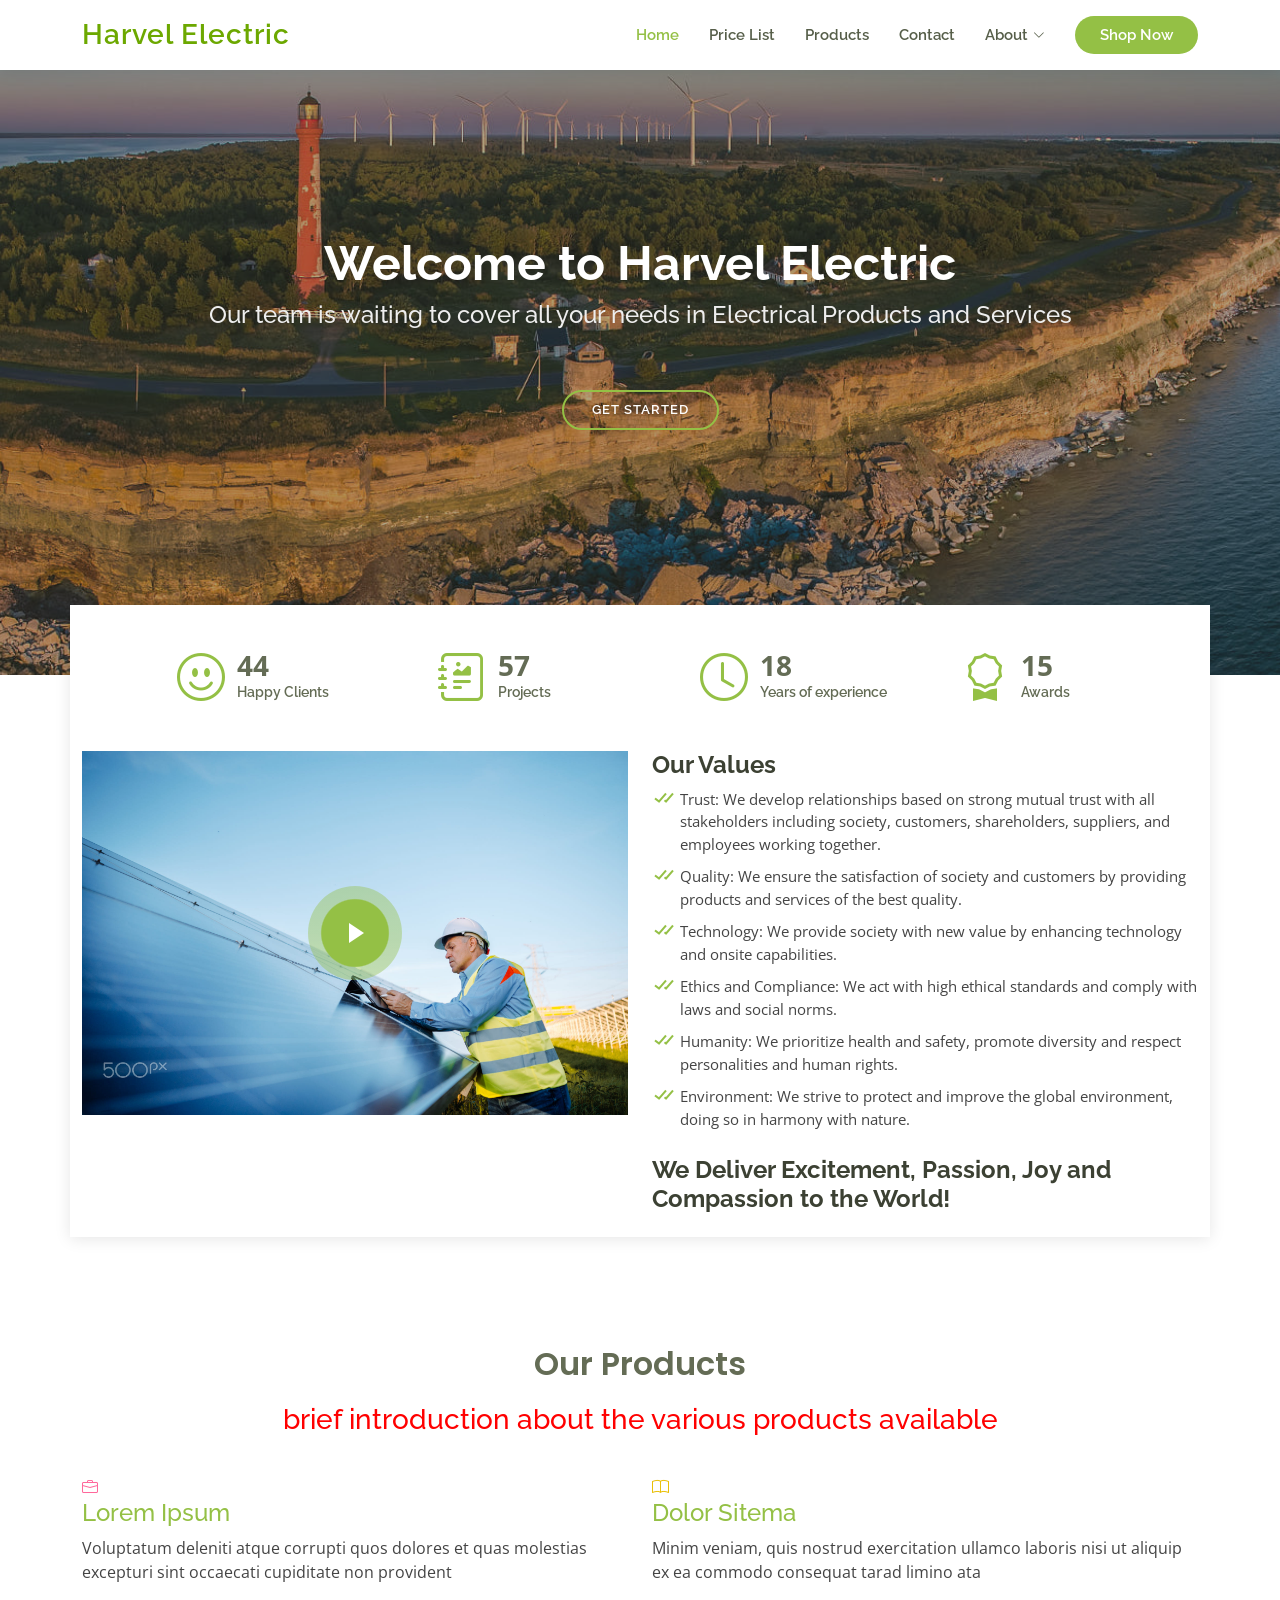
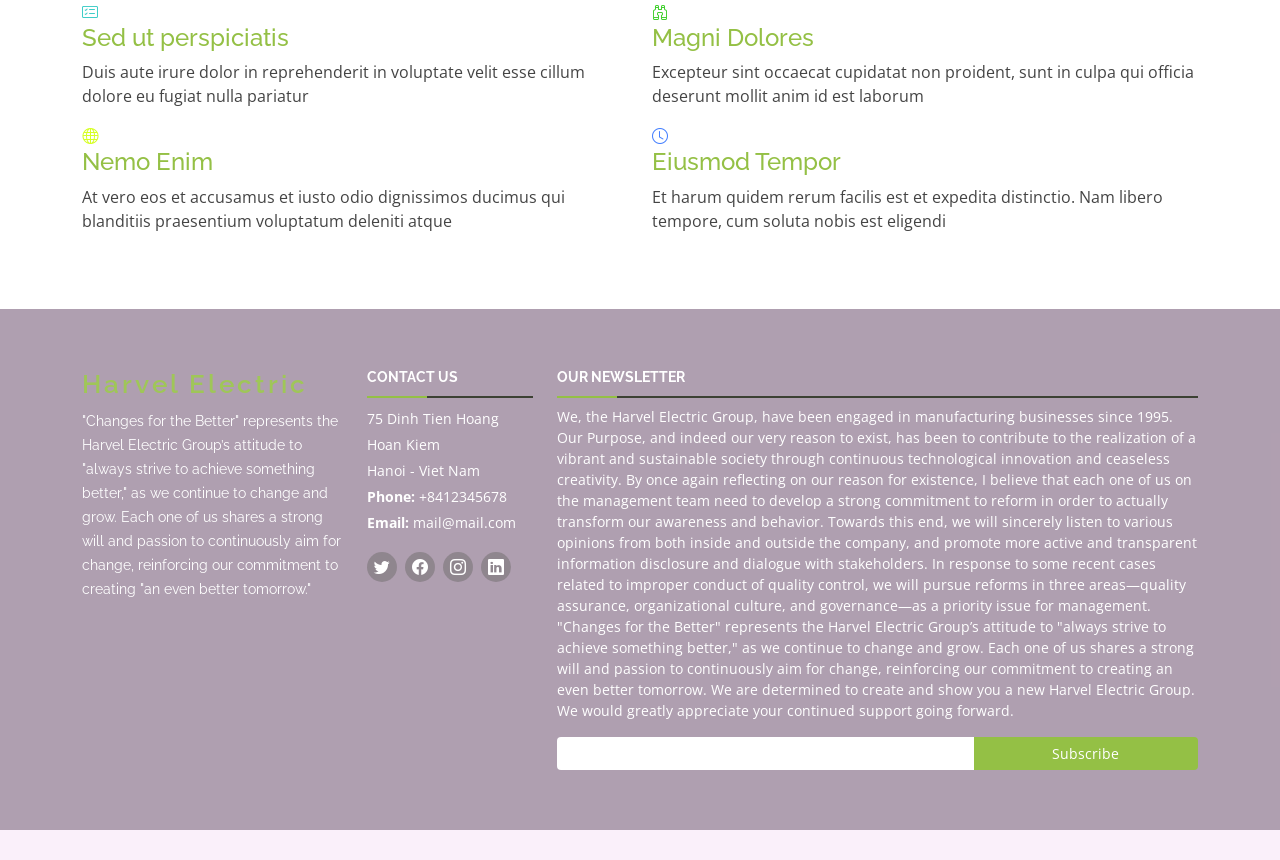
<file: index.html>
<!DOCTYPE html>
<html lang="en">

<head>
  <meta charset="utf-8">
  <meta content="width=device-width, initial-scale=1.0" name="viewport">

  <title>Harvel Electric</title>


  <!-- Favicons -->
  <link href="assets/img/favicon.png" rel="icon">
  <link href="assets/img/apple-touch-icon.png" rel="apple-touch-icon">

  <!-- Google Fonts -->
  <link href="https://fonts.googleapis.com/css?family=Open+Sans:300,300i,400,400i,600,600i,700,700i|Raleway:300,300i,400,400i,500,500i,600,600i,700,700i|Poppins:300,300i,400,400i,500,500i,600,600i,700,700i" rel="stylesheet">

  <!-- Vendor CSS Files -->
  <link href="assets/vendor/aos/aos.css" rel="stylesheet">
  <link href="assets/vendor/bootstrap/css/bootstrap.min.css" rel="stylesheet">
  <link href="assets/vendor/bootstrap-icons/bootstrap-icons.css" rel="stylesheet">
  <link href="assets/vendor/boxicons/css/boxicons.min.css" rel="stylesheet">
  <link href="assets/vendor/glightbox/css/glightbox.min.css" rel="stylesheet">
  <link href="assets/vendor/swiper/swiper-bundle.min.css" rel="stylesheet">

  <link href="assets/css/style.css" rel="stylesheet">

 </head>

<body>

  <!-- ======= Header ======= -->
  <header id="header" class="fixed-top d-flex align-items-center">
    <div class="container d-flex align-items-center justify-content-between">

      <div class="logo">
        <h1 class="text-light"><a href="index.html">Harvel Electric</a></h1>
        <!-- <a href="index.html"><img src="assets/img/logo.png" alt="" class="img-fluid"></a>-->
      </div>

      <nav id="navbar" class="navbar">
        <ul>
          <li><a class="active" href="index.html">Home</a></li>
          <li><a href="priceList/priceList.doc">Price List</a></li>
          <li><a href="Products.html">Products</a></li>
          <li><a href="contact.html">Contact</a></li>
          <li class="dropdown"><a href="#"><span>About</span> <i class="bi bi-chevron-down"></i></a>
            <ul>
              <li><a href="about.html">About</a></li>
              <li><a href="team.html">Team</a></li>
            </ul>
          </li>

          <li><a class="getstarted" href="product-filter.html">Shop Now</a></li>
        </ul>
        <i class="bi bi-list mobile-nav-toggle"></i>
      </nav><!-- .navbar -->

    </div>
  </header><!-- End Header -->





  <!-- ======= Hero Section ======= -->
  <section id="hero">
    <div class="hero-container" data-aos="fade-up">
      <h1>Welcome to Harvel Electric</h1>
      <h2>Our team is waiting to cover all your needs in Electrical Products and Services</h2>
      <a href="#about" class="btn-get-started scrollto">Get Started</a>
    </div>
  </section><!-- End Hero -->

  <main id="main">

    <!-- ======= About Section ======= -->
    <section id="about" class="about">
    <div class="container">

      <div class="row justify-content-end">
        <div class="col-lg-11">
          <div class="row justify-content-end">

            <div class="col-lg-3 col-md-5 col-6 d-md-flex align-items-md-stretch">
              <div class="count-box py-5">
                <i class="bi bi-emoji-smile"></i>
                <span data-purecounter-start="0" data-purecounter-end="65" class="purecounter">0</span>
                <p>Happy Clients</p>
              </div>
            </div>

            <div class="col-lg-3 col-md-5 col-6 d-md-flex align-items-md-stretch">
              <div class="count-box py-5">
                <i class="bi bi-journal-richtext"></i>
                <span data-purecounter-start="0" data-purecounter-end="85" class="purecounter">0</span>
                <p>Projects</p>
              </div>
            </div>

            <div class="col-lg-3 col-md-5 col-6 d-md-flex align-items-md-stretch">
              <div class="count-box pb-5 pt-0 pt-lg-5">
                <i class="bi bi-clock"></i>
                <span data-purecounter-start="0" data-purecounter-end="27" class="purecounter">0</span>
                <p>Years of experience</p>
              </div>
            </div>

            <div class="col-lg-3 col-md-5 col-6 d-md-flex align-items-md-stretch">
              <div class="count-box pb-5 pt-0 pt-lg-5">
                <i class="bi bi-award"></i>
                <span data-purecounter-start="0" data-purecounter-end="22" class="purecounter">0</span>
                <p>Awards</p>
              </div>
            </div>

          </div>
        </div>
      </div>

      <div class="row">

        <div class="col-lg-6 video-box align-self-baseline position-relative">
          <img src="assets/img/about2.jpg" class="img-fluid" alt="">
          <a href="https://www.youtube.com/watch?v=NfOZjsOaqSQ" class="glightbox play-btn mb-4"></a>
        </div>

        <div class="col-lg-6 pt-3 pt-lg-0 content">
          <h3>Our Values</h3>
          <ul>
            <li><i class="bx bx-check-double"></i> Trust: We develop relationships based on strong mutual trust with all stakeholders including society, customers, shareholders, suppliers, and employees working together.
            </li>
            <li><i class="bx bx-check-double"></i> Quality: We ensure the satisfaction of society and customers by providing products and services of the best quality.</li>
            <li><i class="bx bx-check-double"></i> Technology: We provide society with new value by enhancing technology and onsite capabilities.</li>
            <li><i class="bx bx-check-double"></i> Ethics and Compliance: We act with high ethical standards and comply with laws and social norms.</li>
            <li><i class="bx bx-check-double"></i> Humanity: We prioritize health and safety, promote diversity and respect personalities and human rights.</li>
            <li><i class="bx bx-check-double"></i> Environment: We strive to protect and improve the global environment, doing so in harmony with nature.</li>
          </ul>
          <div class="row-cols-lg-0 pt-0 pt-lg-0 content">
            <h3>We Deliver Excitement, Passion, Joy and Compassion to the World!</h3>
          </div>

        </div>

      </div>
  </section><!-- End About Section -->


    <!-- ======= Services Section ======= -->
    <section class="briefIntroduction ">
      <div class="container">

        <div  class="section-title pt-5" data-aos="fade-up">
          <h2 id="briefIntroduction ">Our Products</h2>
          <h3 style = "color: red">brief introduction about the various products available</h3>
        </div>

        <div class="row">
          <div class="col-md-6">
            <div class="icon-box" data-aos="fade-up">
              <div class="icon"><i class="bi bi-briefcase" style="color: #ff689b;"></i></div>
              <h4 class="title"><a href="">Lorem Ipsum</a></h4>
              <p class="description">Voluptatum deleniti atque corrupti quos dolores et quas molestias excepturi sint occaecati cupiditate non provident</p>
            </div>
          </div>
          <div class="col-md-6">
            <div class="icon-box" data-aos="fade-up">
              <div class="icon"><i class="bi bi-book" style="color: #e9bf06;"></i></div>
              <h4 class="title"><a href="">Dolor Sitema</a></h4>
              <p class="description">Minim veniam, quis nostrud exercitation ullamco laboris nisi ut aliquip ex ea commodo consequat tarad limino ata</p>
            </div>
          </div>

          <div class="col-md-6" data-aos="fade-up" data-aos-delay="100">
            <div class="icon-box">
              <div class="icon"><i class="bi bi-card-checklist" style="color: #3fcdc7;"></i></div>
              <h4 class="title"><a href="">Sed ut perspiciatis</a></h4>
              <p class="description">Duis aute irure dolor in reprehenderit in voluptate velit esse cillum dolore eu fugiat nulla pariatur</p>
            </div>
          </div>
          <div class="col-md-6" data-aos="fade-up" data-aos-delay="100">
            <div class="icon-box">
              <div class="icon"><i class="bi bi-binoculars" style="color:#41cf2e;"></i></div>
              <h4 class="title"><a href="">Magni Dolores</a></h4>
              <p class="description">Excepteur sint occaecat cupidatat non proident, sunt in culpa qui officia deserunt mollit anim id est laborum</p>
            </div>
          </div>

          <div class="col-md-6" data-aos="fade-up" data-aos-delay="200">
            <div class="icon-box">
              <div class="icon"><i class="bi bi-globe" style="color: #d6ff22;"></i></div>
              <h4 class="title"><a href="">Nemo Enim</a></h4>
              <p class="description">At vero eos et accusamus et iusto odio dignissimos ducimus qui blanditiis praesentium voluptatum deleniti atque</p>
            </div>
          </div>
          <div class="col-md-6" data-aos="fade-up" data-aos-delay="200">
            <div class="icon-box">
              <div class="icon"><i class="bi bi-clock" style="color: #4680ff;"></i></div>
              <h4 class="title"><a href="">Eiusmod Tempor</a></h4>
              <p class="description">Et harum quidem rerum facilis est et expedita distinctio. Nam libero tempore, cum soluta nobis est eligendi</p>
            </div>
          </div>
        </div>

      </div>
    </section><!-- End Services Section -->

  </main><!-- End #main -->

  <!-- ======= Footer ======= -->
<footer id="footer">
  <div class="footer-top">
    <div class="container">
      <div class="row">

        <div class="col-lg-3 col-md-3 footer-info">
          <h3>Harvel Electric</h3>
          <p>"Changes for the Better" represents the Harvel Electric Group’s attitude to "always strive to achieve something better," as we continue to change and grow. Each one of us shares a strong will and passion to continuously aim for change, reinforcing our commitment to creating "an even better tomorrow."</p>
        </div>
        <div class="col-lg-2 col-md-2 footer-contact">
          <h4>Contact Us</h4>
          <p>
            75 Dinh Tien Hoang<br>
            Hoan Kiem<br>
            Hanoi - Viet Nam <br>
            <strong>Phone:</strong> +8412345678<br>
            <strong>Email:</strong> mail@mail.com<br>
          </p>

          <div class="social-links">
            <a href="#" class="twitter"><i class="bi bi-twitter"></i></a>
            <a href="#" class="facebook"><i class="bi bi-facebook"></i></a>
            <a href="#" class="instagram"><i class="bi bi-instagram"></i></a>
            <a href="#" class="linkedin"><i class="bi bi-linkedin"></i></a>
          </div>

        </div>
        <div class="col-lg-7 col-md-7 footer-newsletter">
          <h4>Our Newsletter</h4>
          <p>We, the Harvel Electric Group, have been engaged in manufacturing businesses since 1995. Our Purpose, and indeed our very reason to exist, has been to contribute to the realization of a vibrant and sustainable society through continuous technological innovation and ceaseless creativity. By once again reflecting on our reason for existence, I believe that each one of us on the management team need to develop a strong commitment to reform in order to actually transform our awareness and behavior. Towards this end, we will sincerely listen to various opinions from both inside and outside the company, and promote more active and transparent information disclosure and dialogue with stakeholders.
            In response to some recent cases related to improper conduct of quality control, we will pursue reforms in three areas—quality assurance, organizational culture, and governance—as a priority issue for management. "Changes for the Better" represents the Harvel Electric Group’s attitude to "always strive to achieve something better," as we continue to change and grow. Each one of us shares a strong will and passion to continuously aim for change, reinforcing our commitment to creating an even better tomorrow. We are determined to create and show you a new Harvel Electric Group.
            We would greatly appreciate your continued support going forward.
          </p>
          <form action="" method="post">
            <input type="email" name="email"><input type="submit" value="Subscribe">
          </form>
        </div>

      </div>
    </div>
  </div>

</footer><!-- End Footer -->

<a href="#" class="back-to-top d-flex align-items-center justify-content-center"><i class="bi bi-arrow-up-short"></i></a>

  <!-- Vendor JS Files -->
  <script src="assets/vendor/purecounter/purecounter_vanilla.js"></script>
  <script src="assets/vendor/aos/aos.js"></script>
  <script src="assets/vendor/bootstrap/js/bootstrap.bundle.min.js"></script>
  <script src="assets/vendor/glightbox/js/glightbox.min.js"></script>
  <script src="assets/vendor/swiper/swiper-bundle.min.js"></script>
<!--  <script src="assets/vendor/php-email-form/validate.js"></script>-->

  <script src="assets/js/main.js"></script>

</body>

</html>
</file>
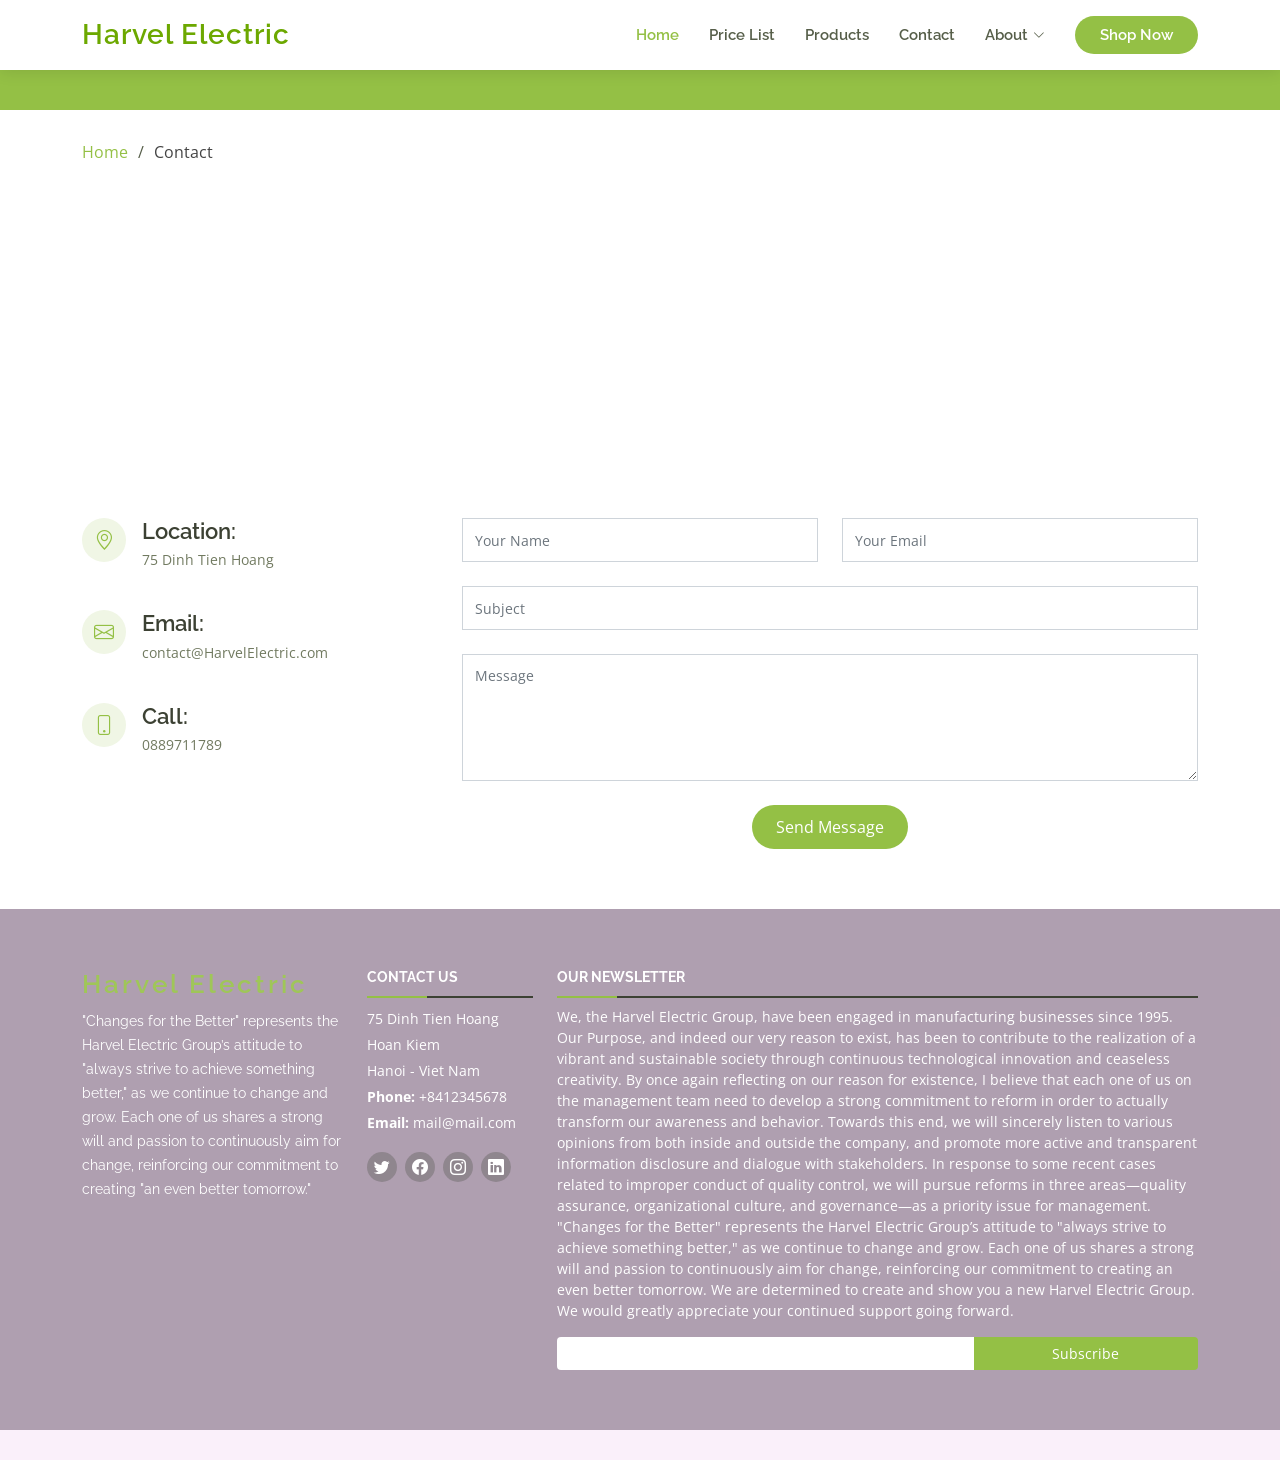
<file: contact.html>
<!DOCTYPE html>
<html lang="en">

<head>
  <meta charset="utf-8">
  <meta content="width=device-width, initial-scale=1.0" name="viewport">

  <title>Harvel Electric</title>


  <!-- Favicons -->
  <link href="assets/img/favicon.png" rel="icon">
  <link href="assets/img/apple-touch-icon.png" rel="apple-touch-icon">

  <!-- Google Fonts -->
  <link href="https://fonts.googleapis.com/css?family=Open+Sans:300,300i,400,400i,600,600i,700,700i|Raleway:300,300i,400,400i,500,500i,600,600i,700,700i|Poppins:300,300i,400,400i,500,500i,600,600i,700,700i" rel="stylesheet">

  <!-- Vendor CSS Files -->
  <link href="assets/vendor/aos/aos.css" rel="stylesheet">
  <link href="assets/vendor/bootstrap/css/bootstrap.min.css" rel="stylesheet">
  <link href="assets/vendor/bootstrap-icons/bootstrap-icons.css" rel="stylesheet">
  <link href="assets/vendor/boxicons/css/boxicons.min.css" rel="stylesheet">
  <link href="assets/vendor/glightbox/css/glightbox.min.css" rel="stylesheet">
  <link href="assets/vendor/swiper/swiper-bundle.min.css" rel="stylesheet">

  <link href="assets/css/style.css" rel="stylesheet">

</head>

<body>

<!-- ======= Header ======= -->
<header id="header" class="fixed-top d-flex align-items-center">
  <div class="container d-flex align-items-center justify-content-between">

    <div class="logo">
      <h1 class="text-light"><a href="index.html">Harvel Electric</a></h1>
      <!-- <a href="index.html"><img src="assets/img/logo.png" alt="" class="img-fluid"></a>-->
    </div>

    <nav id="navbar" class="navbar">
      <ul>
        <li><a class="active" href="index.html">Home</a></li>
        <li><a href="priceList/priceList.doc">Price List</a></li>
        <li><a href="Products.html">Products</a></li>
        <li><a href="contact.html">Contact</a></li>
        <li class="dropdown"><a href="#"><span>About</span> <i class="bi bi-chevron-down"></i></a>
          <ul>
            <li><a href="about.html">About</a></li>
            <li><a href="team.html">Team</a></li>
          </ul>
        </li>

        <li><a class="getstarted" href="product-filter.html">Shop Now</a></li>
      </ul>
      <i class="bi bi-list mobile-nav-toggle"></i>
    </nav><!-- .navbar -->

  </div>
</header><!-- End Header -->


<main id="main">
  <!-- ======= Breadcrumbs ======= -->
  <section id="breadcrumbs" class="breadcrumbs">
    <div class="breadcrumb-hero">
      <div class="container">
      </div>
    </div>
    <div class="container">
      <ol>
        <li><a href="index.html">Home</a></li>
        <li>Contact</li>
      </ol>
    </div>
  </section><!-- End Breadcrumbs -->

  <!-- ======= Contact Section ======= -->
  <section id="contact" class="contact">
    <div class="container">

      <div>
        <iframe style="border:0; width: 100%; height: 270px;" src="https://maps.google.com/maps?q=75%20%C4%90inh%20Ti%C3%AAn%20Ho%C3%A0ng&t=&z=13&ie=UTF8&iwloc=&output=embed" frameborder="0" allowfullscreen></iframe>


      </div>

      <div class="row mt-5">

        <div class="col-lg-4" data-aos="fade-right">
          <div class="info">
            <div class="address">
              <i class="bi bi-geo-alt"></i>
              <h4>Location:</h4>
              <p>75 Dinh Tien Hoang</p>
            </div>

            <div class="email">
              <i class="bi bi-envelope"></i>
              <h4>Email:</h4>
              <p>contact@HarvelElectric.com
              </p>
            </div>

            <div class="phone">
              <i class="bi bi-phone"></i>
              <h4>Call:</h4>
              <p>0889711789</p>
            </div>

          </div>

        </div>

        <div class="col-lg-8 mt-5 mt-lg-0" data-aos="fade-left">

          <form action="forms/contact.php" method="post" role="form" class="php-email-form">
            <div class="row">
              <div class="col-md-6 form-group">
                <input type="text" name="name" class="form-control" id="name" placeholder="Your Name" required>
              </div>
              <div class="col-md-6 form-group mt-3 mt-md-0">
                <input type="email" class="form-control" name="email" id="email" placeholder="Your Email" required>
              </div>
            </div>
            <div class="form-group mt-3">
              <input type="text" class="form-control" name="subject" id="subject" placeholder="Subject" required>
            </div>
            <div class="form-group mt-3">
              <textarea class="form-control" name="message" rows="5" placeholder="Message" required></textarea>
            </div>
            <div class="my-3">
              <div class="loading">Loading</div>
              <div class="error-message"></div>
              <div class="sent-message">Your message has been sent. Thank you!</div>
            </div>
            <div class="text-center"><button type="submit">Send Message</button></div>
          </form>

        </div>

      </div>

    </div>
  </section><!-- End Contact Section -->






</main><!-- End #main -->

<!-- ======= Footer ======= -->
<footer id="footer">
  <div class="footer-top">
    <div class="container">
      <div class="row">

        <div class="col-lg-3 col-md-3 footer-info">
          <h3>Harvel Electric</h3>
          <p>"Changes for the Better" represents the Harvel Electric Group’s attitude to "always strive to achieve something better," as we continue to change and grow. Each one of us shares a strong will and passion to continuously aim for change, reinforcing our commitment to creating "an even better tomorrow."</p>
        </div>
        <div class="col-lg-2 col-md-2 footer-contact">
          <h4>Contact Us</h4>
          <p>
            75 Dinh Tien Hoang<br>
            Hoan Kiem<br>
            Hanoi - Viet Nam <br>
            <strong>Phone:</strong> +8412345678<br>
            <strong>Email:</strong> mail@mail.com<br>
          </p>

          <div class="social-links">
            <a href="#" class="twitter"><i class="bi bi-twitter"></i></a>
            <a href="#" class="facebook"><i class="bi bi-facebook"></i></a>
            <a href="#" class="instagram"><i class="bi bi-instagram"></i></a>
            <a href="#" class="linkedin"><i class="bi bi-linkedin"></i></a>
          </div>

        </div>
        <div class="col-lg-7 col-md-7 footer-newsletter">
          <h4>Our Newsletter</h4>
          <p>We, the Harvel Electric Group, have been engaged in manufacturing businesses since 1995. Our Purpose, and indeed our very reason to exist, has been to contribute to the realization of a vibrant and sustainable society through continuous technological innovation and ceaseless creativity. By once again reflecting on our reason for existence, I believe that each one of us on the management team need to develop a strong commitment to reform in order to actually transform our awareness and behavior. Towards this end, we will sincerely listen to various opinions from both inside and outside the company, and promote more active and transparent information disclosure and dialogue with stakeholders.
            In response to some recent cases related to improper conduct of quality control, we will pursue reforms in three areas—quality assurance, organizational culture, and governance—as a priority issue for management. "Changes for the Better" represents the Harvel Electric Group’s attitude to "always strive to achieve something better," as we continue to change and grow. Each one of us shares a strong will and passion to continuously aim for change, reinforcing our commitment to creating an even better tomorrow. We are determined to create and show you a new Harvel Electric Group.
            We would greatly appreciate your continued support going forward.
          </p>
          <form action="" method="post">
            <input type="email" name="email"><input type="submit" value="Subscribe">
          </form>
        </div>

      </div>
    </div>
  </div>

</footer><!-- End Footer -->

<a href="#" class="back-to-top d-flex align-items-center justify-content-center"><i class="bi bi-arrow-up-short"></i></a>


<!-- Vendor JS Files -->
<script src="assets/vendor/purecounter/purecounter_vanilla.js"></script>
<script src="assets/vendor/aos/aos.js"></script>
<script src="assets/vendor/bootstrap/js/bootstrap.bundle.min.js"></script>
<script src="assets/vendor/glightbox/js/glightbox.min.js"></script>
<script src="assets/vendor/isotope-layout/isotope.pkgd.min.js"></script>
<script src="assets/vendor/swiper/swiper-bundle.min.js"></script>
<script src="assets/vendor/waypoints/noframework.waypoints.js"></script>
<script src="assets/vendor/php-email-form/validate.js"></script>

<script src="assets/js/main.js"></script>

</body>
</html>
</file>
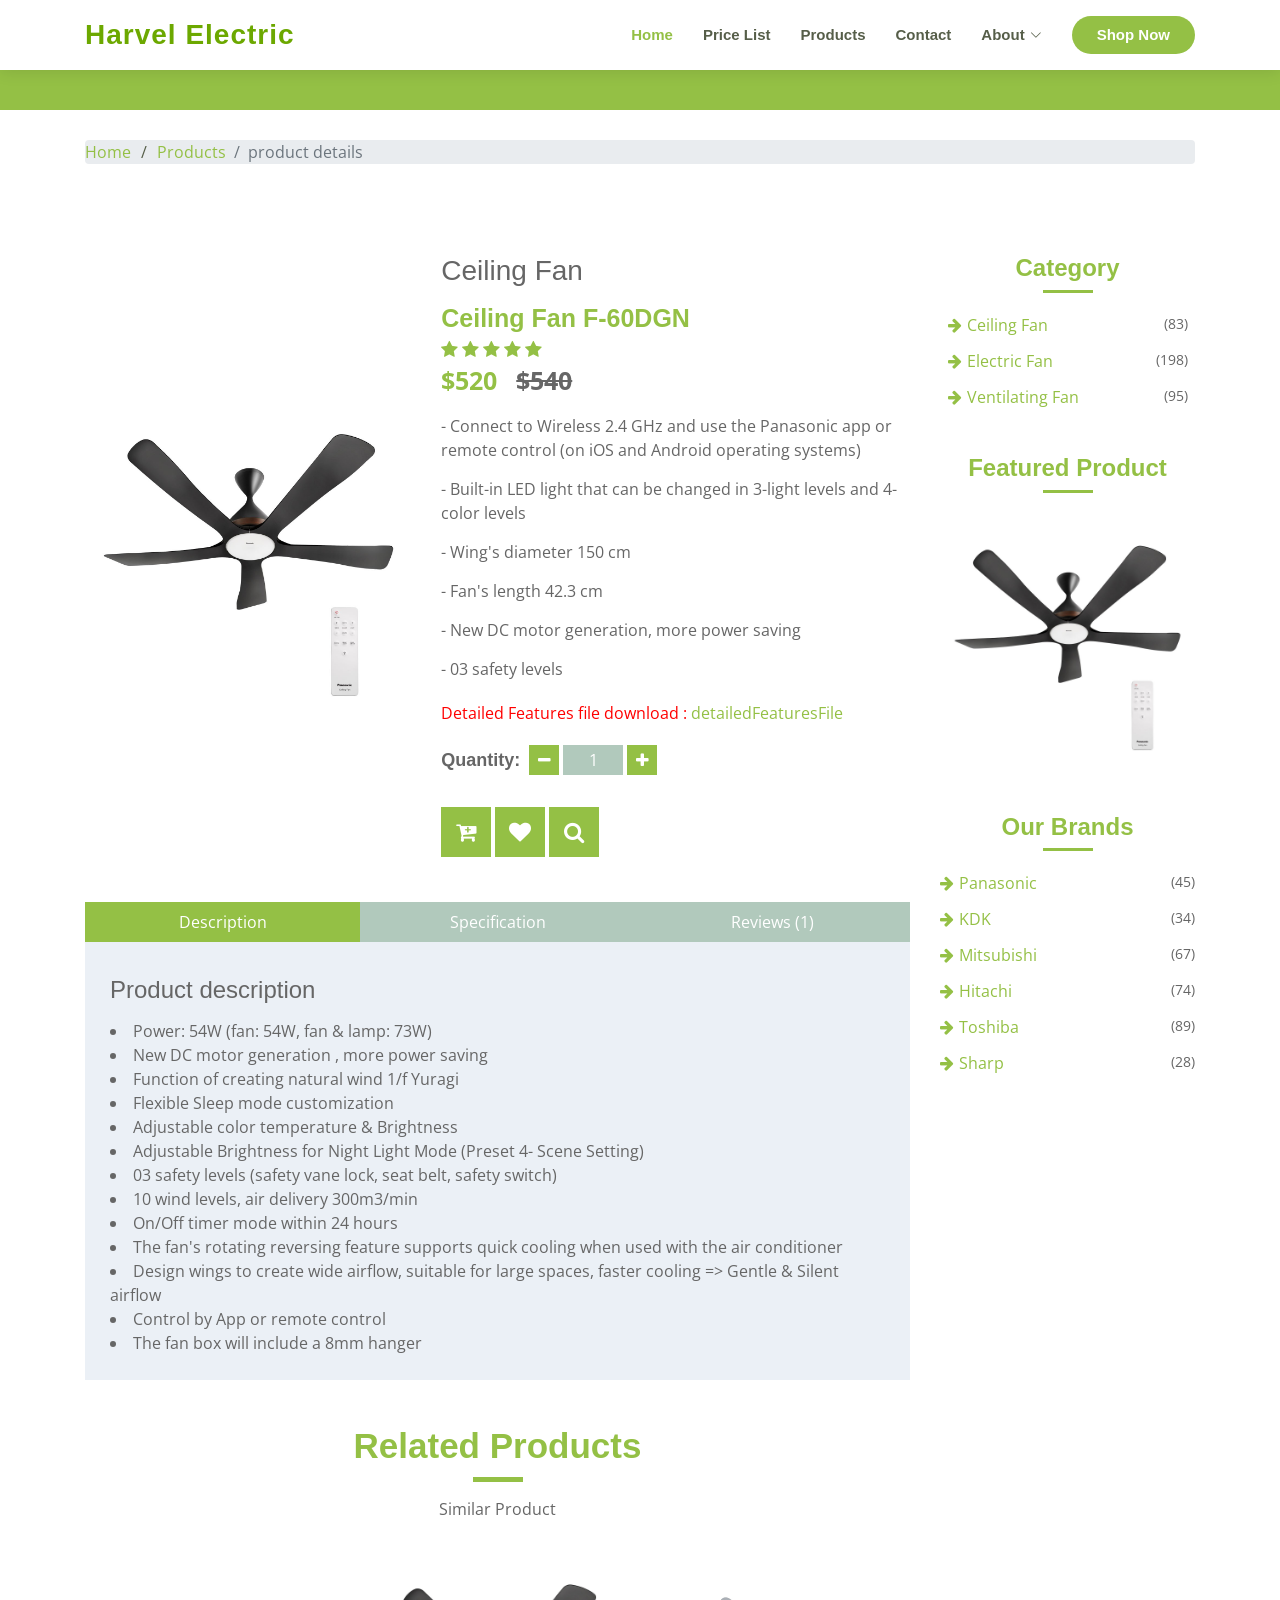
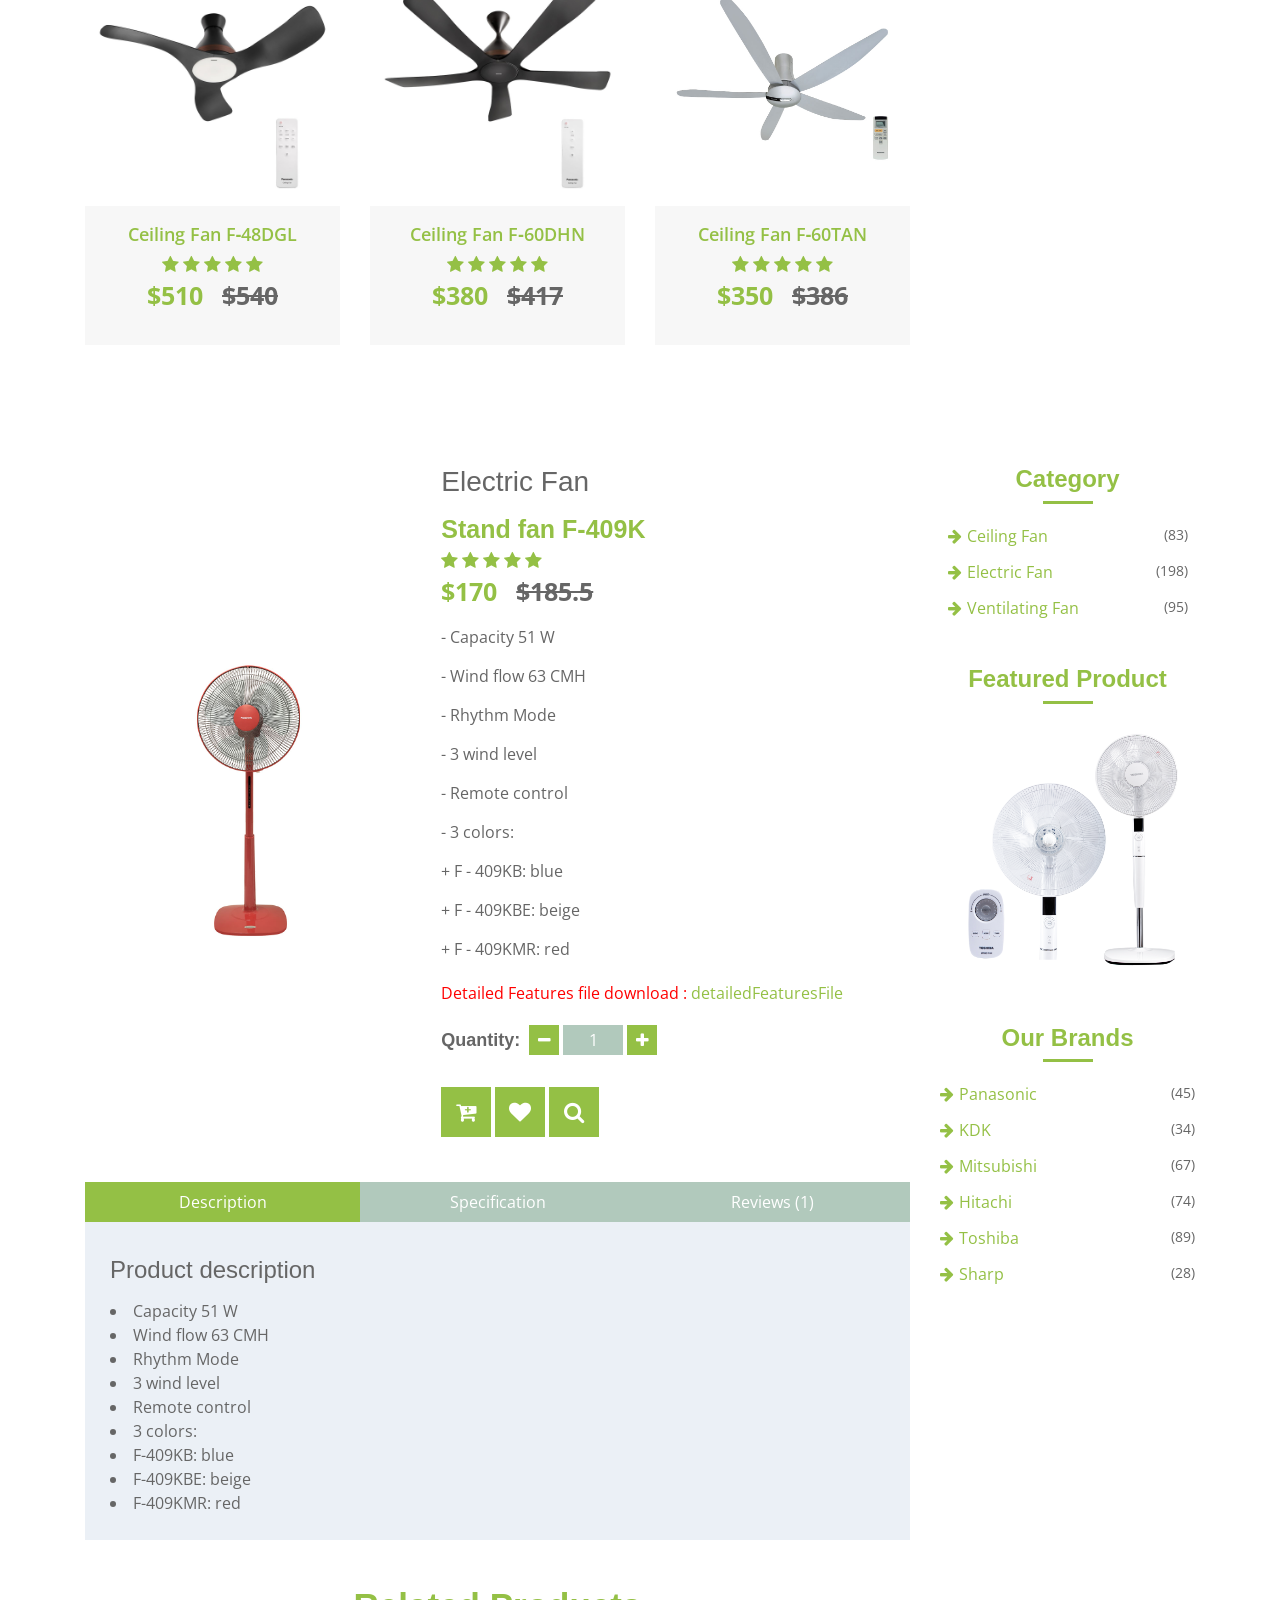
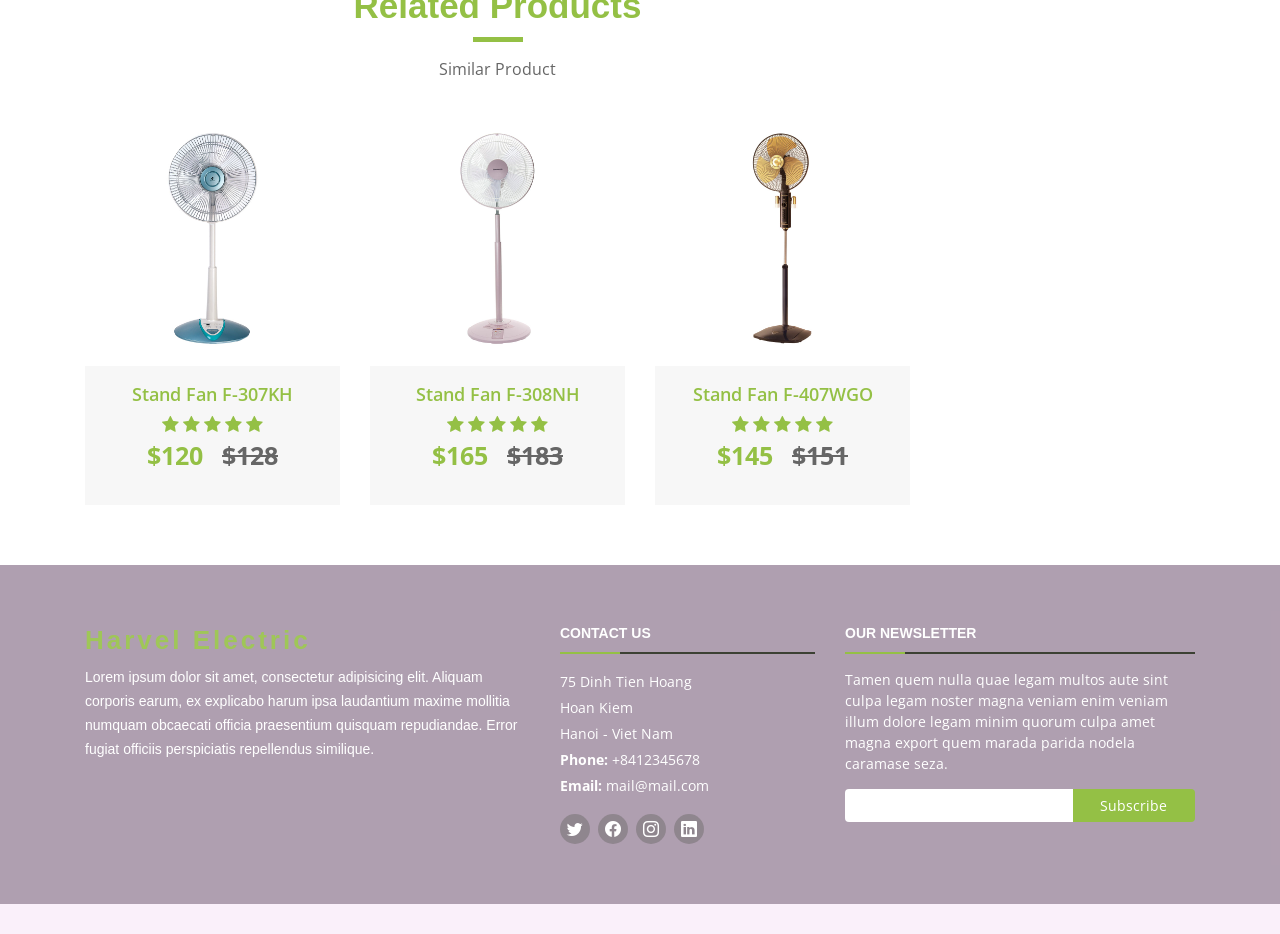
<file: product-details.html>
<!DOCTYPE html>
<html lang="en">
<head>
  <meta charset="utf-8">
  <title>Harvel Electric</title>
  <meta content="width=device-width, initial-scale=1.0" name="viewport">
  <meta content="Harvel Electric" name="keywords">
  <meta content="Harvel Electric" name="description">

  <!-- Favicons -->
  <link href="assets/img/favicon.png" rel="icon">
  <link href="assets/img/apple-touch-icon.png" rel="apple-touch-icon">

  <!-- Google Fonts -->
  <link href="https://fonts.googleapis.com/css?family=Open+Sans:400,600,700&display=swap" rel="stylesheet">

  <!-- CSS Libraries -->

  <link href="https://stackpath.bootstrapcdn.com/bootstrap/4.4.1/css/bootstrap.min.css" rel="stylesheet">
  <link href="https://stackpath.bootstrapcdn.com/font-awesome/4.7.0/css/font-awesome.min.css" rel="stylesheet">
  <link href="assets/vendor/bootstrap-icons/bootstrap-icons.css" rel="stylesheet">
  <link href="assets/vendor/boxicons/css/boxicons.min.css" rel="stylesheet">
  <link href="assets/vendor/slick/slick.css" rel="stylesheet">
  <link href="assets/vendor/slick/slick-theme.css" rel="stylesheet">
  <link href="assets/css/style.css" rel="stylesheet">
  <link href="assets/vendor/css/style.css" rel="stylesheet">

</head>

<body>

<!-- ======= Header ======= -->
<header id="header" class="fixed-top d-flex align-items-center">
  <div class="container d-flex align-items-center justify-content-between">

    <div class="logo">
      <h1 class="text-light"><a href="index.html">Harvel Electric</a></h1>
      <!-- <a href="index.html"><img src="assets/img/logo.png" alt="" class="img-fluid"></a>-->
    </div>

    <nav id="navbar" class="navbar">
      <ul>
        <li><a class="active" href="index.html">Home</a></li>
        <li><a href="priceList/priceList.doc">Price List</a></li>
        <li><a href="Products.html">Products</a></li>
        <li><a href="contact.html">Contact</a></li>
        <li class="dropdown"><a href="#"><span>About</span> <i class="bi bi-chevron-down"></i></a>
          <ul>
            <li><a href="about.html">About</a></li>
            <li><a href="team.html">Team</a></li>
          </ul>
        </li>

        <li><a class="getstarted" href="product-filter.html">Shop Now</a></li>
      </ul>
      <i class="bi bi-list mobile-nav-toggle"></i>
    </nav><!-- .navbar -->

  </div>
</header><!-- End Header -->

<div id="main">

  <!-- ======= Breadcrumbs ======= -->
  <section id="breadcrumbs" class="breadcrumbs">
    <div class="breadcrumb-hero">
      <div class="container">
      </div>
    </div>
    <div class="container">
      <ol class="breadcrumb">
        <li><a href="index.html">Home</a></li>
        <li class="breadcrumb-item"><a href="Products.html">Products</a></li>
        <li class="breadcrumb-item active">product details</li>
      </ol>
    </div>
  </section><!-- End Breadcrumbs -->


<!-- Product Detail Start -->
<div class="product-detail">
  <div class="container">
    <div class="row">
      <div class="col-lg-9">
        <div class="row align-items-center product-detail-top">
          <div class="col-md-5">
            <div class="product-slider-single">
              <img src="img/Ceiling/F‑60DGN.jpg" alt="Product Image">
            </div>
          </div>
          <div class="col-md-7">
            <div class="product-content">
              <h3>Ceiling Fan</h3>
              <div class="title"><h2>Ceiling Fan F‑60DGN</h2></div>
              <div class="ratting">
                <i class="fa fa-star"></i>
                <i class="fa fa-star"></i>
                <i class="fa fa-star"></i>
                <i class="fa fa-star"></i>
                <i class="fa fa-star"></i>
              </div>
              <div class="price">$520 <span>$540</span></div>
              <div class="details">
                <p>
                  - Connect to Wireless 2.4 GHz and use the Panasonic app or remote control (on iOS and Android operating systems)</p>
                  - Built-in LED light that can be changed in 3-light levels and 4-color levels</p>
                  - Wing's diameter 150 cm </p>
                  - Fan's length 42.3 cm </p>
                  - New DC motor generation, more power saving</p>
                  - 03 safety levels
                </p>
              </div>
              <div class="details" style="color:red">
                Detailed Features file download </>: <a href="detailedFeaturesFile/detailed%20Features.doc">detailedFeaturesFile</a>
              </div>

              <div class="quantity">
                <h4>Quantity:</h4>
                <div class="qty">
                  <button class="btn-minus"><i class="fa fa-minus"></i></button>
                  <input type="text" value="1">
                  <button class="btn-plus"><i class="fa fa-plus"></i></button>
                </div>
              </div>
              <div class="action">
                <a href="#"><i class="fa fa-cart-plus"></i></a>
                <a href="#"><i class="fa fa-heart"></i></a>
                <a href="#"><i class="fa fa-search"></i></a>
              </div>
            </div>
          </div>
        </div>

        <div class="row product-detail-bottom">
          <div class="col-lg-12">
            <ul class="nav nav-pills nav-justified">
              <li class="nav-item">
                <a class="nav-link active" data-toggle="pill" href="#description">Description</a>
              </li>
              <li class="nav-item">
                <a class="nav-link" data-toggle="pill" href="#specification">Specification</a>
              </li>
              <li class="nav-item">
                <a class="nav-link" data-toggle="pill" href="#reviews">Reviews (1)</a>
              </li>
            </ul>

            <div class="tab-content">
              <div id="description" class="container tab-pane active"><br>
                <h4>Product description</h4>
                <p>
                <li>Power: 54W (fan: 54W, fan & lamp: 73W)</li>
                <li>New DC motor generation , more power saving</li>
                <li>Function of creating natural wind 1/f Yuragi</li>
                <li>Flexible Sleep mode customization</li>
                <li>Adjustable color temperature & Brightness</li>
                <li>Adjustable Brightness for Night Light Mode (Preset 4- Scene Setting)</li>
                <li>03 safety levels (safety vane lock, seat belt, safety switch)</li>
                <li>10 wind levels, air delivery 300m3/min</li>
                <li>On/Off timer mode within 24 hours</li>
                <li>The fan's rotating reversing feature supports quick cooling when used with the air conditioner</li>
                <li>Design wings to create wide airflow, suitable for large spaces, faster cooling => Gentle & Silent airflow</li>
                <li>Control by App or remote control</li>
                <li>The fan box will include a 8mm hanger</li>
                </p>
              </div>
              <div id="specification" class="container tab-pane fade"><br>
                <h4>Product specification</h4>
                <ul>
                  <li>Model No: F-60DGN</li>
                  <li>Width</li>
                  <li>Height: 42.3 cm</li>
                  <li>Weight (kg): 7.6 kg</li>
                  <li>Air Delivery m³/min: 300</li>
                  <li>Air Velocity (m/min): 160</li>
                  <li>Consumption (W): 54 - 73</li>
                  <li>R.P.M: 80-245</li>
                  <li>Wing Length: 150 cm</li>
                </ul>
              </div>
              <div id="reviews" class="container tab-pane fade"><br>
                <div class="reviews-submitted">
                  <div class="reviewer">Ceiling Fan F‑60DGN<span>01 Jan 2022</span></div>
                  <div class="ratting">
                    <i class="fa fa-star"></i>
                    <i class="fa fa-star"></i>
                    <i class="fa fa-star"></i>
                    <i class="fa fa-star"></i>
                    <i class="fa fa-star"></i>
                  </div>
                  <p>
                    So many way stay on trend
                  </p>
                </div>
                <div class="reviews-submit">
                  <h4>Give your Review:</h4>
                  <div class="ratting">
                    <i class="fa fa-star-o"></i>
                    <i class="fa fa-star-o"></i>
                    <i class="fa fa-star-o"></i>
                    <i class="fa fa-star-o"></i>
                    <i class="fa fa-star-o"></i>
                  </div>
                  <div class="row form">
                    <div class="col-sm-6">
                      <input type="text" placeholder="Name">
                    </div>
                    <div class="col-sm-6">
                      <input type="email" placeholder="Email">
                    </div>
                    <div class="col-sm-12">
                      <textarea placeholder="Review"></textarea>
                    </div>
                    <div class="col-sm-12">
                      <button>Submit</button>
                    </div>
                  </div>
                </div>
              </div>
            </div>
          </div>
        </div>

        <div class="container">
          <div class="section-header">
            <h3>Related Products</h3>
            <p>
              Similar Product
            </p>
          </div>
        </div>

        <div class="row align-items-center product-slider product-slider-3">
          <div class="col-lg-3">
            <div class="product-item">
              <div class="product-image">
                <a href="product-detail.html">
                  <img src="img/Ceiling/F‑48DGL.jpg" alt="Product Image">
                </a>
                <div class="product-action">
                  <a href="#"><i class="fa fa-cart-plus"></i></a>
                  <a href="#"><i class="fa fa-heart"></i></a>
                  <a href="#"><i class="fa fa-search"></i></a>
                </div>
              </div>
              <div class="product-content">
                <div class="title"><a href="#">Ceiling Fan F‑48DGL</a></div>
                <div class="ratting">
                  <i class="fa fa-star"></i>
                  <i class="fa fa-star"></i>
                  <i class="fa fa-star"></i>
                  <i class="fa fa-star"></i>
                  <i class="fa fa-star"></i>
                </div>
                <div class="price">$510 <span>$540</span></div>


              </div>
            </div>
          </div>

          <div class="col-lg-3">
            <div class="product-item">
              <div class="product-image">
                <a href="product-detail.html">
                  <img src="img/Ceiling/F‑60DHN.jpg" alt="Product Image">
                </a>
                <div class="product-action">
                  <a href="#"><i class="fa fa-cart-plus"></i></a>
                  <a href="#"><i class="fa fa-heart"></i></a>
                  <a href="#"><i class="fa fa-search"></i></a>
                </div>
              </div>
              <div class="product-content">
                <div class="title"><a href="#">Ceiling Fan F‑60DHN</a></div>
                <div class="ratting">
                  <i class="fa fa-star"></i>
                  <i class="fa fa-star"></i>
                  <i class="fa fa-star"></i>
                  <i class="fa fa-star"></i>
                  <i class="fa fa-star"></i>
                </div>
                <div class="price">$380 <span>$417</span></div>
              </div>
            </div>
          </div>
          <div class="col-lg-3">
            <div class="product-item">
              <div class="product-image">
                <a href="product-detail.html">
                  <img src="img/Ceiling/F‑60TAN.jpg" alt="Product Image">
                </a>
                <div class="product-action">
                  <a href="#"><i class="fa fa-cart-plus"></i></a>
                  <a href="#"><i class="fa fa-heart"></i></a>
                  <a href="#"><i class="fa fa-search"></i></a>
                </div>
              </div>
              <div class="product-content">
                <div class="title"><a href="#">Ceiling Fan F‑60TAN</a></div>
                <div class="ratting">
                  <i class="fa fa-star"></i>
                  <i class="fa fa-star"></i>
                  <i class="fa fa-star"></i>
                  <i class="fa fa-star"></i>
                  <i class="fa fa-star"></i>
                </div>
                <div class="price">$350 <span>$386</span></div>
              </div>
            </div>
          </div>
          <div class="col-lg-3">
            <div class="product-item">
              <div class="product-image">
                <a href="product-detail.html">
                  <img src="img/Ceiling/F‑60TDN.jpg" alt="Product Image">
                </a>
                <div class="product-action">
                  <a href="#"><i class="fa fa-cart-plus"></i></a>
                  <a href="#"><i class="fa fa-heart"></i></a>
                  <a href="#"><i class="fa fa-search"></i></a>
                </div>
              </div>
              <div class="product-content">
                <div class="title"><a href="#">Ceiling Fan F‑60TDN</a></div>
                <div class="ratting">
                  <i class="fa fa-star"></i>
                  <i class="fa fa-star"></i>
                  <i class="fa fa-star"></i>
                  <i class="fa fa-star"></i>
                  <i class="fa fa-star"></i>
                </div>
                <div class="price">$260 <span>$288</span></div>
              </div>
            </div>
          </div>
          <div class="col-lg-3">
            <div class="product-item">
              <div class="product-image">
                <a href="product-detail.html">
                  <img src="img/Ceiling/F‑60TDN‑S.jpg" alt="Product Image">
                </a>
                <div class="product-action">
                  <a href="#"><i class="fa fa-cart-plus"></i></a>
                  <a href="#"><i class="fa fa-heart"></i></a>
                  <a href="#"><i class="fa fa-search"></i></a>
                </div>
              </div>
              <div class="product-content">
                <div class="title"><a href="#">Ceiling Fan F‑60TDN‑S</a></div>
                <div class="ratting">
                  <i class="fa fa-star"></i>
                  <i class="fa fa-star"></i>
                  <i class="fa fa-star"></i>
                  <i class="fa fa-star"></i>
                  <i class="fa fa-star"></i>
                </div>
                <div class="price">$260 <span>$288</span></div>
              </div>
            </div>
          </div>
        </div>
      </div>

      <div class="col-lg-3">
        <div class="sidebar-widget category">
          <h2 class="title">Category</h2>
          <ul>
            <li><a href="#">Ceiling Fan</a><span>(83)</span></li>
            <li><a href="#">Electric Fan</a><span>(198)</span></li>
            <li><a href="#">Ventilating Fan</a><span>(95)</span></li>
          </ul>
        </div>

        <div class="sidebar-widget image">
          <h2 class="title">Featured Product</h2>
          <a href="#">
            <img src="img/Ceiling/F‑60DGN.jpg" alt="Image">
          </a>
        </div>

        <div class="sidebar-widget brands">
          <h2 class="title">Our Brands</h2>
          <ul>
            <li><a href="#">Panasonic </a><span>(45)</span></li>
            <li><a href="#">KDK</a><span>(34)</span></li>
            <li><a href="#">Mitsubishi</a><span>(67)</span></li>
            <li><a href="#">Hitachi</a><span>(74)</span></li>
            <li><a href="#">Toshiba</a><span>(89)</span></li>
            <li><a href="#">Sharp</a><span>(28)</span></li>
          </ul>
        </div>
      </div>
    </div>
  </div>
</div>

<!--Quạt Đứng-->
<div class="product-detail">
  <div class="container">
    <div class="row">
      <div class="col-lg-9">
        <div class="row align-items-center product-detail-top">
          <div class="col-md-5">
            <div class="product-slider-single">
              <img src="img/Stand/F-409K.jpg" alt="Product Image">
            </div>
          </div>
          <div class="col-md-7">
            <div class="product-content">
              <h3>Electric Fan</h3>
              <div class="title"><h2>Stand fan F‑409K</h2></div>
              <div class="ratting">
                <i class="fa fa-star"></i>
                <i class="fa fa-star"></i>
                <i class="fa fa-star"></i>
                <i class="fa fa-star"></i>
                <i class="fa fa-star"></i>
              </div>
              <div class="price">$170 <span>$185.5</span></div>
              <div class="details">
                <p>
                  - Capacity 51 W  </p>
                  - Wind flow 63 CMH </p>
                  - Rhythm Mode  </p>
                  - 3 wind level </p>
                  - Remote control</p>
                  - 3 colors: </p>
                  + F - 409KB: blue </p>
                  + F - 409KBE: beige </p>
                  + F - 409KMR: red
                </p>
              </div>
              <div class="details" style="color:red">
                Detailed Features file download </>: <a href="detailedFeaturesFile/detailed%20Features.doc">detailedFeaturesFile</a>
            </div>

            <div class="quantity">
              <h4>Quantity:</h4>
              <div class="qty">
                <button class="btn-minus"><i class="fa fa-minus"></i></button>
                <input type="text" value="1">
                <button class="btn-plus"><i class="fa fa-plus"></i></button>
              </div>
            </div>
            <div class="action">
              <a href="#"><i class="fa fa-cart-plus"></i></a>
              <a href="#"><i class="fa fa-heart"></i></a>
              <a href="#"><i class="fa fa-search"></i></a>
            </div>
          </div>
        </div>
      </div>

      <div class="row product-detail-bottom">
        <div class="col-lg-12">
          <ul class="nav nav-pills nav-justified">
            <li class="nav-item">
              <a class="nav-link active" data-toggle="pill" href="#description">Description</a>
            </li>
            <li class="nav-item">
              <a class="nav-link" data-toggle="pill" href="#specification">Specification</a>
            </li>
            <li class="nav-item">
              <a class="nav-link" data-toggle="pill" href="#reviews">Reviews (1)</a>
            </li>
          </ul>

          <div class="tab-content">
            <div id="description" class="container tab-pane active"><br>
              <h4>Product description</h4>
              <p>
              <li>Capacity 51 W </li>
              <li>Wind flow 63 CMH </li>
              <li>Rhythm Mode</li>
              <li>3 wind level</li>
              <li>Remote control</li>
              <li>3 colors:</li>
              <li>F-409KB: blue</li>
              <li>F-409KBE: beige</li>
              <li>F-409KMR: red</li>
              </p>
            </div>
            <div id="specification" class="container tab-pane fade"><br>
              <h4>Product specification</h4>
              <ul>
                <li>F-409KB; F-409KBE; F-409KMR</li>
                <li>Width: 40 cm</li>
                <li>Height: 128 - 143 cm</li>
                <li>Weight (kg): 9.3 kg</li>
                <li>Air Delivery m³/min: 63</li>
                <li>Air Velocity (m/min): 228</li>
                <li>Consumption (W): 51</li>
                <li>R.P.M: 764 - 1172</li>
              </ul>
            </div>
            <div id="reviews" class="container tab-pane fade"><br>
              <div class="reviews-submitted">
                <div class="reviewer">Stand fan F‑409K<span>01 Jan 2022</span></div>
                <div class="ratting">
                  <i class="fa fa-star"></i>
                  <i class="fa fa-star"></i>
                  <i class="fa fa-star"></i>
                  <i class="fa fa-star"></i>
                  <i class="fa fa-star"></i>
                </div>
                <p>
                  So many way stay on trend
                </p>
              </div>
              <div class="reviews-submit">
                <h4>Give your Review:</h4>
                <div class="ratting">
                  <i class="fa fa-star-o"></i>
                  <i class="fa fa-star-o"></i>
                  <i class="fa fa-star-o"></i>
                  <i class="fa fa-star-o"></i>
                  <i class="fa fa-star-o"></i>
                </div>
                <div class="row form">
                  <div class="col-sm-6">
                    <input type="text" placeholder="Name">
                  </div>
                  <div class="col-sm-6">
                    <input type="email" placeholder="Email">
                  </div>
                  <div class="col-sm-12">
                    <textarea placeholder="Review"></textarea>
                  </div>
                  <div class="col-sm-12">
                    <button>Submit</button>
                  </div>
                </div>
              </div>
            </div>
          </div>
        </div>
      </div>

      <div class="container">
        <div class="section-header">
          <h3>Related Products</h3>
          <p>
            Similar Product
          </p>
        </div>
      </div>

      <div class="row align-items-center product-slider product-slider-3">
        <div class="col-lg-3">
          <div class="product-item">
            <div class="product-image">
              <a href="product-detail.html">
                <img src="img/Stand/F-307KH.jpg" alt="Product Image">
              </a>
              <div class="product-action">
                <a href="#"><i class="fa fa-cart-plus"></i></a>
                <a href="#"><i class="fa fa-heart"></i></a>
                <a href="#"><i class="fa fa-search"></i></a>
              </div>
            </div>
            <div class="product-content">
              <div class="title"><a href="#">Stand Fan F-307KH</a></div>
              <div class="ratting">
                <i class="fa fa-star"></i>
                <i class="fa fa-star"></i>
                <i class="fa fa-star"></i>
                <i class="fa fa-star"></i>
                <i class="fa fa-star"></i>
              </div>
              <div class="price">$120 <span>$128</span></div>


            </div>
          </div>
        </div>

        <div class="col-lg-3">
          <div class="product-item">
            <div class="product-image">
              <a href="product-detail.html">
                <img src="img/Stand/F‑308NH.jpg" alt="Product Image">
              </a>
              <div class="product-action">
                <a href="#"><i class="fa fa-cart-plus"></i></a>
                <a href="#"><i class="fa fa-heart"></i></a>
                <a href="#"><i class="fa fa-search"></i></a>
              </div>
            </div>
            <div class="product-content">
              <div class="title"><a href="#">Stand Fan F-308NH</a></div>
              <div class="ratting">
                <i class="fa fa-star"></i>
                <i class="fa fa-star"></i>
                <i class="fa fa-star"></i>
                <i class="fa fa-star"></i>
                <i class="fa fa-star"></i>
              </div>
              <div class="price">$165 <span>$183</span></div>
            </div>
          </div>
        </div>
        <div class="col-lg-3">
          <div class="product-item">
            <div class="product-image">
              <a href="product-detail.html">
                <img src="img/Stand/F‑407WGO.jpg" alt="Product Image">
              </a>
              <div class="product-action">
                <a href="#"><i class="fa fa-cart-plus"></i></a>
                <a href="#"><i class="fa fa-heart"></i></a>
                <a href="#"><i class="fa fa-search"></i></a>
              </div>
            </div>
            <div class="product-content">
              <div class="title"><a href="#">Stand Fan F-407WGO</a></div>
              <div class="ratting">
                <i class="fa fa-star"></i>
                <i class="fa fa-star"></i>
                <i class="fa fa-star"></i>
                <i class="fa fa-star"></i>
                <i class="fa fa-star"></i>
              </div>
              <div class="price">$145 <span>$151</span></div>
            </div>
          </div>
        </div>
        <div class="col-lg-3">
          <div class="product-item">
            <div class="product-image">
              <a href="product-detail.html">
                <img src="img/Toshiba/Stand/f-lsd30-w.png" alt="Product Image">
              </a>
              <div class="product-action">
                <a href="#"><i class="fa fa-cart-plus"></i></a>
                <a href="#"><i class="fa fa-heart"></i></a>
                <a href="#"><i class="fa fa-search"></i></a>
              </div>
            </div>
            <div class="product-content">
              <div class="title"><a href="#">Stand Fan F-LSD30-W</a></div>
              <div class="ratting">
                <i class="fa fa-star"></i>
                <i class="fa fa-star"></i>
                <i class="fa fa-star"></i>
                <i class="fa fa-star"></i>
                <i class="fa fa-star"></i>
              </div>
              <div class="price">$100 <span>$106.5</span></div>
            </div>
          </div>
        </div>
        <div class="col-lg-3">
          <div class="product-item">
            <div class="product-image">
              <a href="product-detail.html">
                <img src="img/Toshiba/Stand/f-lsd10-w.png" alt="Product Image">
              </a>
              <div class="product-action">
                <a href="#"><i class="fa fa-cart-plus"></i></a>
                <a href="#"><i class="fa fa-heart"></i></a>
                <a href="#"><i class="fa fa-search"></i></a>
              </div>
            </div>
            <div class="product-content">
              <div class="title"><a href="#">Stand Fan F-LSD10-W</a></div>
              <div class="ratting">
                <i class="fa fa-star"></i>
                <i class="fa fa-star"></i>
                <i class="fa fa-star"></i>
                <i class="fa fa-star"></i>
                <i class="fa fa-star"></i>
              </div>
              <div class="price">$101 <span>$106.5</span></div>
            </div>
          </div>
        </div>
      </div>
    </div>

    <div class="col-lg-3">
      <div class="sidebar-widget category">
        <h2 class="title">Category</h2>
        <ul>
          <li><a href="#">Ceiling Fan</a><span>(83)</span></li>
          <li><a href="#">Electric Fan</a><span>(198)</span></li>
          <li><a href="#">Ventilating Fan</a><span>(95)</span></li>
        </ul>
      </div>

      <div class="sidebar-widget image">
        <h2 class="title">Featured Product</h2>
        <a href="#">
          <img src="img/Toshiba/Stand/f-lsd30-w.png" alt="Image">
        </a>
      </div>

      <div class="sidebar-widget brands">
        <h2 class="title">Our Brands</h2>
        <ul>
          <li><a href="#">Panasonic </a><span>(45)</span></li>
          <li><a href="#">KDK</a><span>(34)</span></li>
          <li><a href="#">Mitsubishi</a><span>(67)</span></li>
          <li><a href="#">Hitachi</a><span>(74)</span></li>
          <li><a href="#">Toshiba</a><span>(89)</span></li>
          <li><a href="#">Sharp</a><span>(28)</span></li>
        </ul>
      </div>

      <!--        <div class="sidebar-widget tag">-->
      <!--          <h2 class="title">Tags Cloud</h2>-->
      <!--          <a href="#">Lorem ipsum</a>-->
      <!--          <a href="#">Vivamus</a>-->
      <!--          <a href="#">Phasellus</a>-->
      <!--          <a href="#">pulvinar</a>-->
      <!--          <a href="#">Curabitur</a>-->
      <!--          <a href="#">Fusce</a>-->
      <!--          <a href="#">Sem quis</a>-->
      <!--          <a href="#">Mollis metus</a>-->
      <!--          <a href="#">Sit amet</a>-->
      <!--          <a href="#">Vel posuere</a>-->
      <!--          <a href="#">orci luctus</a>-->
      <!--          <a href="#">Nam lorem</a>-->
      <!--        </div>-->
    </div>
  </div>
</div>
</div>
<!-- Product Detail End -->

</div>


<!-- ======= Footer ======= -->
<footer id="footer">
  <div class="footer-top">
    <div class="container">
      <div class="row">

        <div class="col-lg-5 col-md-6 footer-info">
          <h3>Harvel Electric</h3>
          <p>Lorem ipsum dolor sit amet, consectetur adipisicing elit. Aliquam corporis earum, ex explicabo harum ipsa laudantium maxime mollitia numquam obcaecati officia praesentium quisquam repudiandae. Error fugiat officiis perspiciatis repellendus similique.</p>
        </div>
        <div class="col-lg-3 col-md-6 footer-contact">
          <h4>Contact Us</h4>
          <p>
            75 Dinh Tien Hoang<br>
            Hoan Kiem<br>
            Hanoi - Viet Nam <br>
            <strong>Phone:</strong> +8412345678<br>
            <strong>Email:</strong> mail@mail.com<br>
          </p>

          <div class="social-links">
            <a href="#" class="twitter"><i class="bi bi-twitter"></i></a>
            <a href="#" class="facebook"><i class="bi bi-facebook"></i></a>
            <a href="#" class="instagram"><i class="bi bi-instagram"></i></a>
            <a href="#" class="linkedin"><i class="bi bi-linkedin"></i></a>
          </div>

        </div>

        <div class="col-lg-4 col-md-6 footer-newsletter">
          <h4>Our Newsletter</h4>
          <p>Tamen quem nulla quae legam multos aute sint culpa legam noster magna veniam enim veniam illum dolore legam minim quorum culpa amet magna export quem marada parida nodela caramase seza.</p>
          <form action="" method="post">
            <input type="email" name="email"><input type="submit" value="Subscribe">
          </form>
        </div>

      </div>
    </div>
  </div>

</footer><!-- End Footer -->

<a href="#" class="back-to-top d-flex align-items-center justify-content-center"><i class="bi bi-arrow-up-short"></i></a>



<!-- JavaScript Libraries -->
<script src="https://code.jquery.com/jquery-3.4.1.min.js"></script>
<script src="https://stackpath.bootstrapcdn.com/bootstrap/4.4.1/js/bootstrap.bundle.min.js"></script>
<script src="assets/vendor/easing/easing.min.js"></script>
<script src="assets/vendor/slick/slick.min.js"></script>
<script src="assets/js/index.js"></script>
</body>
</html>
</file>
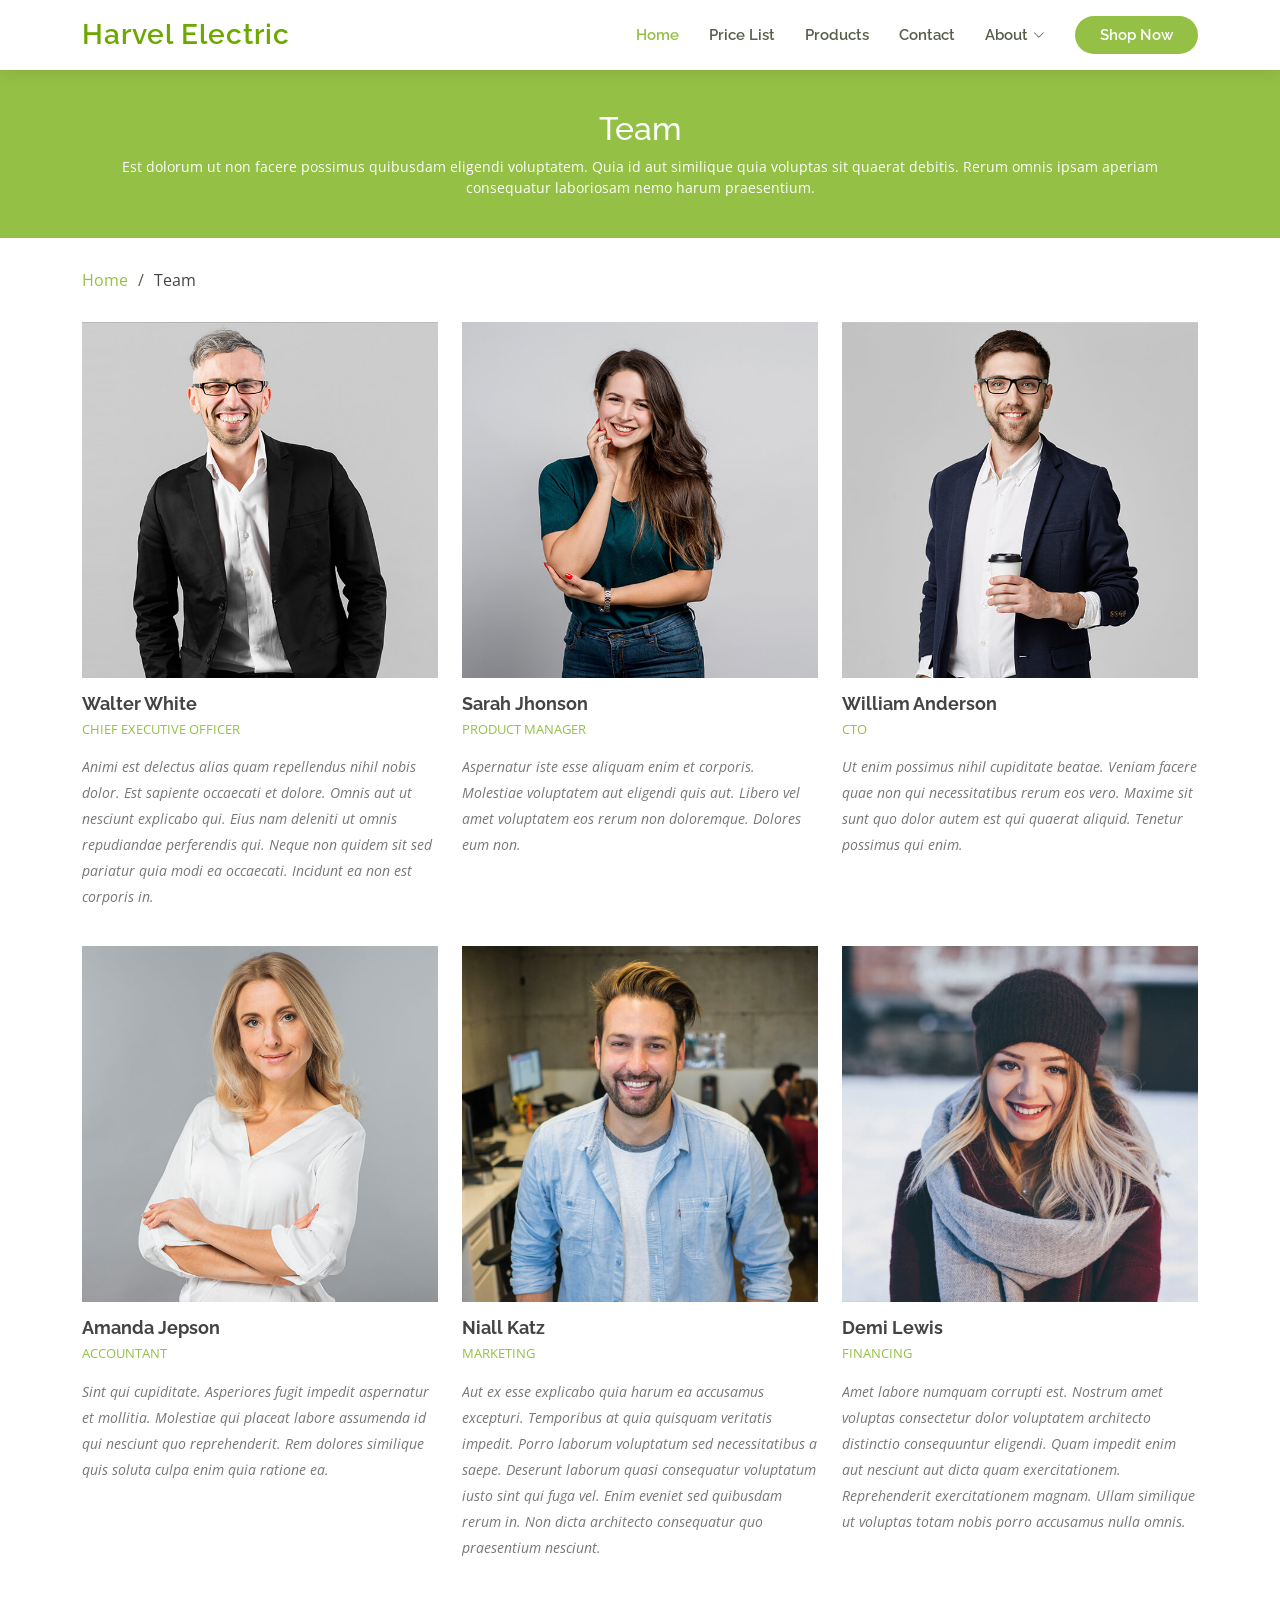
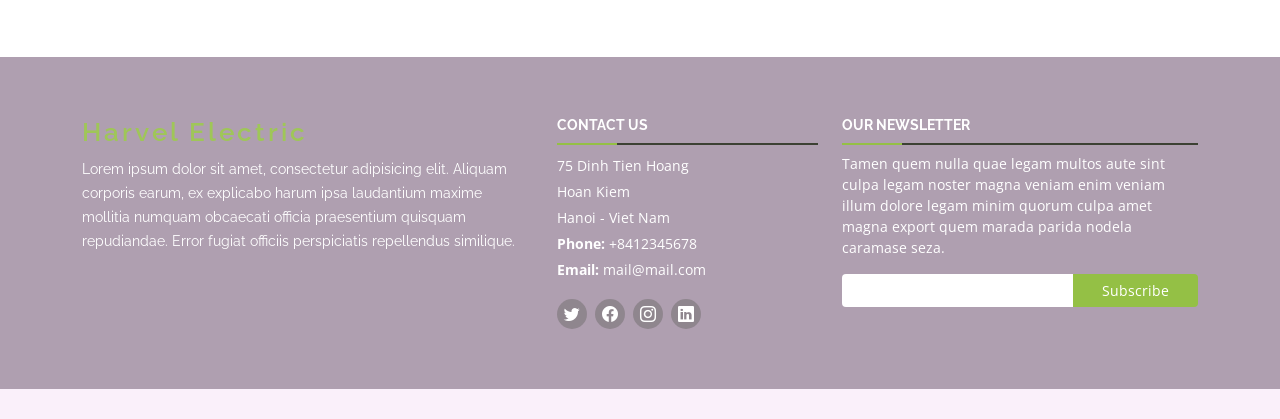
<file: team.html>
<!DOCTYPE html>
<html lang="en">

<head>
  <meta charset="utf-8">
  <meta content="width=device-width, initial-scale=1.0" name="viewport">

  <title>Harvel Electric</title>


  <!-- Favicons -->
  <link href="assets/img/favicon.png" rel="icon">
  <link href="assets/img/apple-touch-icon.png" rel="apple-touch-icon">

  <!-- Google Fonts -->
  <link href="https://fonts.googleapis.com/css?family=Open+Sans:300,300i,400,400i,600,600i,700,700i|Raleway:300,300i,400,400i,500,500i,600,600i,700,700i|Poppins:300,300i,400,400i,500,500i,600,600i,700,700i" rel="stylesheet">

  <!-- Vendor CSS Files -->
  <link href="assets/vendor/aos/aos.css" rel="stylesheet">
  <link href="assets/vendor/bootstrap/css/bootstrap.min.css" rel="stylesheet">
  <link href="assets/vendor/bootstrap-icons/bootstrap-icons.css" rel="stylesheet">
  <link href="assets/vendor/boxicons/css/boxicons.min.css" rel="stylesheet">
  <link href="assets/vendor/glightbox/css/glightbox.min.css" rel="stylesheet">
  <link href="assets/vendor/swiper/swiper-bundle.min.css" rel="stylesheet">

  <link href="assets/css/style.css" rel="stylesheet">

</head>

<body>

<!-- ======= Header ======= -->
<header id="header" class="fixed-top d-flex align-items-center">
  <div class="container d-flex align-items-center justify-content-between">

    <div class="logo">
      <h1 class="text-light"><a href="index.html">Harvel Electric</a></h1>
      <!-- <a href="index.html"><img src="assets/img/logo.png" alt="" class="img-fluid"></a>-->
    </div>

    <nav id="navbar" class="navbar">
      <ul>
        <li><a class="active" href="index.html">Home</a></li>
        <li><a href="priceList/priceList.doc">Price List</a></li>
        <li><a href="Products.html">Products</a></li>
        <li><a href="contact.html">Contact</a></li>
        <li class="dropdown"><a href="#"><span>About</span> <i class="bi bi-chevron-down"></i></a>
          <ul>
            <li><a href="about.html">About</a></li>
            <li><a href="team.html">Team</a></li>
          </ul>
        </li>

        <li><a class="getstarted" href="product-filter.html">Shop Now</a></li>
      </ul>
      <i class="bi bi-list mobile-nav-toggle"></i>
    </nav><!-- .navbar -->

  </div>
</header><!-- End Header -->

<main id="main">

  <!-- ======= Breadcrumbs ======= -->
  <section id="breadcrumbs" class="breadcrumbs">
    <div class="breadcrumb-hero">
      <div class="container">
        <div class="breadcrumb-hero">
          <h2>Team</h2>
          <p>Est dolorum ut non facere possimus quibusdam eligendi voluptatem. Quia id aut similique quia voluptas sit quaerat debitis. Rerum omnis ipsam aperiam consequatur laboriosam nemo harum praesentium. </p>
        </div>
      </div>
    </div>
    <div class="container">
      <ol>
        <li><a href="index.html">Home</a></li>
        <li>Team</li>
      </ol>
    </div>
  </section><!-- End Breadcrumbs -->

  <!-- ======= Team Section ======= -->
  <section id="team" class="team">
    <div class="container">

      <div class="row">

        <div class="col-lg-4 col-md-6 d-flex align-items-stretch">
          <div class="member" data-aos="fade-up">
            <div class="member-img">
              <img src="assets/img/team/team-1.jpg" class="img-fluid" alt="">
              <div class="social">
                <a href=""><i class="bi bi-twitter"></i></a>
                <a href=""><i class="bi bi-facebook"></i></a>
                <a href=""><i class="bi bi-instagram"></i></a>
                <a href=""><i class="bi bi-linkedin"></i></a>
              </div>
            </div>
            <div class="member-info">
              <h4>Walter White</h4>
              <span>Chief Executive Officer</span>
              <p>Animi est delectus alias quam repellendus nihil nobis dolor. Est sapiente occaecati et dolore. Omnis aut ut nesciunt explicabo qui. Eius nam deleniti ut omnis repudiandae perferendis qui. Neque non quidem sit sed pariatur quia modi ea occaecati. Incidunt ea non est corporis in.</p>
            </div>
          </div>
        </div>

        <div class="col-lg-4 col-md-6 d-flex align-items-stretch">
          <div class="member" data-aos="fade-up" data-aos-delay="100">
            <div class="member-img">
              <img src="assets/img/team/team-2.jpg" class="img-fluid" alt="">
              <div class="social">
                <a href=""><i class="bi bi-twitter"></i></a>
                <a href=""><i class="bi bi-facebook"></i></a>
                <a href=""><i class="bi bi-instagram"></i></a>
                <a href=""><i class="bi bi-linkedin"></i></a>
              </div>
            </div>
            <div class="member-info">
              <h4>Sarah Jhonson</h4>
              <span>Product Manager</span>
              <p>Aspernatur iste esse aliquam enim et corporis. Molestiae voluptatem aut eligendi quis aut. Libero vel amet voluptatem eos rerum non doloremque. Dolores eum non.</p>
            </div>
          </div>
        </div>

        <div class="col-lg-4 col-md-6 d-flex align-items-stretch">
          <div class="member" data-aos="fade-up" data-aos-delay="200">
            <div class="member-img">
              <img src="assets/img/team/team-3.jpg" class="img-fluid" alt="">
              <div class="social">
                <a href=""><i class="bi bi-twitter"></i></a>
                <a href=""><i class="bi bi-facebook"></i></a>
                <a href=""><i class="bi bi-instagram"></i></a>
                <a href=""><i class="bi bi-linkedin"></i></a>
              </div>
            </div>
            <div class="member-info">
              <h4>William Anderson</h4>
              <span>CTO</span>
              <p>Ut enim possimus nihil cupiditate beatae. Veniam facere quae non qui necessitatibus rerum eos vero. Maxime sit sunt quo dolor autem est qui quaerat aliquid. Tenetur possimus qui enim.</p>
            </div>
          </div>
        </div>

        <div class="col-lg-4 col-md-6 d-flex align-items-stretch">
          <div class="member" data-aos="fade-up">
            <div class="member-img">
              <img src="assets/img/team/team-4.jpg" class="img-fluid" alt="">
              <div class="social">
                <a href=""><i class="bi bi-twitter"></i></a>
                <a href=""><i class="bi bi-facebook"></i></a>
                <a href=""><i class="bi bi-instagram"></i></a>
                <a href=""><i class="bi bi-linkedin"></i></a>
              </div>
            </div>
            <div class="member-info">
              <h4>Amanda Jepson</h4>
              <span>Accountant</span>
              <p>Sint qui cupiditate. Asperiores fugit impedit aspernatur et mollitia. Molestiae qui placeat labore assumenda id qui nesciunt quo reprehenderit. Rem dolores similique quis soluta culpa enim quia ratione ea.</p>
            </div>
          </div>
        </div>

        <div class="col-lg-4 col-md-6 d-flex align-items-stretch">
          <div class="member" data-aos="fade-up" data-aos-delay="100">
            <div class="member-img">
              <img src="assets/img/team/team-5.jpg" class="img-fluid" alt="">
              <div class="social">
                <a href=""><i class="bi bi-twitter"></i></a>
                <a href=""><i class="bi bi-facebook"></i></a>
                <a href=""><i class="bi bi-instagram"></i></a>
                <a href=""><i class="bi bi-linkedin"></i></a>
              </div>
            </div>
            <div class="member-info">
              <h4>Niall Katz</h4>
              <span>Marketing</span>
              <p>Aut ex esse explicabo quia harum ea accusamus excepturi. Temporibus at quia quisquam veritatis impedit. Porro laborum voluptatum sed necessitatibus a saepe. Deserunt laborum quasi consequatur voluptatum iusto sint qui fuga vel. Enim eveniet sed quibusdam rerum in. Non dicta architecto consequatur quo praesentium nesciunt.</p>
            </div>
          </div>
        </div>

        <div class="col-lg-4 col-md-6 d-flex align-items-stretch">
          <div class="member" data-aos="fade-up" data-aos-delay="200">
            <div class="member-img">
              <img src="assets/img/team/team-6.jpg" class="img-fluid" alt="">
              <div class="social">
                <a href=""><i class="bi bi-twitter"></i></a>
                <a href=""><i class="bi bi-facebook"></i></a>
                <a href=""><i class="bi bi-instagram"></i></a>
                <a href=""><i class="bi bi-linkedin"></i></a>
              </div>
            </div>
            <div class="member-info">
              <h4>Demi Lewis</h4>
              <span>Financing</span>
              <p>Amet labore numquam corrupti est. Nostrum amet voluptas consectetur dolor voluptatem architecto distinctio consequuntur eligendi. Quam impedit enim aut nesciunt aut dicta quam exercitationem. Reprehenderit exercitationem magnam. Ullam similique ut voluptas totam nobis porro accusamus nulla omnis.</p>
            </div>
          </div>
        </div>

      </div>

    </div>
  </section><!-- End Team Section -->

</main><!-- End #main -->

<!-- ======= Footer ======= -->
<footer id="footer">
  <div class="footer-top">
    <div class="container">
      <div class="row">

        <div class="col-lg-5 col-md-6 footer-info">
          <h3>Harvel Electric</h3>
          <p>Lorem ipsum dolor sit amet, consectetur adipisicing elit. Aliquam corporis earum, ex explicabo harum ipsa laudantium maxime mollitia numquam obcaecati officia praesentium quisquam repudiandae. Error fugiat officiis perspiciatis repellendus similique.</p>
        </div>
        <div class="col-lg-3 col-md-6 footer-contact">
          <h4>Contact Us</h4>
          <p>
            75 Dinh Tien Hoang<br>
            Hoan Kiem<br>
            Hanoi - Viet Nam <br>
            <strong>Phone:</strong> +8412345678<br>
            <strong>Email:</strong> mail@mail.com<br>
          </p>

          <div class="social-links">
            <a href="#" class="twitter"><i class="bi bi-twitter"></i></a>
            <a href="#" class="facebook"><i class="bi bi-facebook"></i></a>
            <a href="#" class="instagram"><i class="bi bi-instagram"></i></a>
            <a href="#" class="linkedin"><i class="bi bi-linkedin"></i></a>
          </div>

        </div>

        <div class="col-lg-4 col-md-6 footer-newsletter">
          <h4>Our Newsletter</h4>
          <p>Tamen quem nulla quae legam multos aute sint culpa legam noster magna veniam enim veniam illum dolore legam minim quorum culpa amet magna export quem marada parida nodela caramase seza.</p>
          <form action="" method="post">
            <input type="email" name="email"><input type="submit" value="Subscribe">
          </form>
        </div>

      </div>
    </div>
  </div>

</footer><!-- End Footer -->

<a href="#" class="back-to-top d-flex align-items-center justify-content-center"><i class="bi bi-arrow-up-short"></i></a>



<!-- Vendor JS Files -->
<script src="assets/vendor/purecounter/purecounter_vanilla.js"></script>
<script src="assets/vendor/aos/aos.js"></script>
<script src="assets/vendor/bootstrap/js/bootstrap.bundle.min.js"></script>
<script src="assets/vendor/glightbox/js/glightbox.min.js"></script>
<script src="assets/vendor/isotope-layout/isotope.pkgd.min.js"></script>
<script src="assets/vendor/swiper/swiper-bundle.min.js"></script>
<script src="assets/vendor/waypoints/noframework.waypoints.js"></script>
<script src="assets/vendor/php-email-form/validate.js"></script>

<script src="assets/js/main.js"></script>

</body>
</html>
</file>
<file: assets/css/style.css>
body {
  font-family: "Open Sans", sans-serif;
  color: #444444;
}

a {
  color: #94c045;
  text-decoration: none;
}

a:hover {
  color: #aacd6b;
  text-decoration: none;
}

h1,
h2,
h3,
h4,
h5,
h6 {
  font-family: "Raleway", sans-serif;
}

#main {
  margin-top: 70px;
  z-index: 3;
  position: relative;
}


.back-to-top {
  position: fixed;
  visibility: hidden;
  opacity: 0;
  right: 15px;
  bottom: 15px;
  z-index: 996;
  background: #94c045;
  width: 40px;
  height: 40px;
  border-radius: 4px;
  transition: all 0.4s;
}

.back-to-top i {
  font-size: 28px;
  color: #fff;
  line-height: 0;
}

.back-to-top:hover {
  background: #a6ca63;
  color: #fff;
}

.back-to-top.active {
  visibility: visible;
  opacity: 1;
}


@media screen and (max-width: 768px) {
  [data-aos-delay] {
    transition-delay: 0 !important;
  }
}


#header {
  height: 70px;
  z-index: 997;
  transition: all 0.5s ease-in-out;
  background: #fff;
  box-shadow: 0px 2px 15px rgba(0, 0, 0, 0.1);
}

#header .logo h1 {
  font-size: 28px;
  margin: 0;
  line-height: 0;
  font-weight: 600;
  letter-spacing: 1px;
}

#header .logo h1 a,
#header .logo h1 a:hover {
  color: #6ca800;
  text-decoration: none;
}

#header .logo img {
  padding: 0;
  margin: 0;
  max-height: 40px;
}



.navbar {
  padding: 0;
}

.navbar ul {
  margin: 0;
  padding: 0;
  display: flex;
  list-style: none;
  align-items: center;
}

.navbar li {
  position: relative;
}

.navbar a,
.navbar a:focus {
  display: flex;
  align-items: center;
  justify-content: space-between;
  padding: 10px 0 10px 30px;
  font-family: "Raleway", sans-serif;
  font-size: 15px;
  font-weight: 600;
  color: #565e49;
  white-space: nowrap;
  transition: 0.3s;
}

.navbar a i,
.navbar a:focus i {
  font-size: 12px;
  line-height: 0;
  margin-left: 5px;
}

.navbar a:hover,
.navbar .active,
.navbar .active:focus,
.navbar li:hover>a {
  color: #94c045;
}

.navbar .getstarted,
.navbar .getstarted:focus {
  background: #94c045;
  padding: 8px 25px;
  margin-left: 30px;
  border-radius: 50px;
  color: #fff;
}

.navbar .getstarted:hover,
.navbar .getstarted:focus:hover {
  color: #fff;
  background: #9fc658;
}

.navbar .dropdown ul {
  display: block;
  position: absolute;
  left: 28px;
  top: calc(100% + 30px);
  margin: 0;
  padding: 10px 0;
  z-index: 99;
  opacity: 0;
  visibility: hidden;
  background: #fff;
  box-shadow: 0px 0px 30px rgba(127, 137, 161, 0.25);
  transition: 0.3s;
}

.navbar .dropdown ul li {
  min-width: 200px;
}

.navbar .dropdown ul a {
  padding: 10px 20px;
  font-size: 15px;
  text-transform: none;
}

.navbar .dropdown ul a i {
  font-size: 12px;
}

.navbar .dropdown ul a:hover,
.navbar .dropdown ul .active:hover,
.navbar .dropdown ul li:hover>a {
  color: #94c045;
}

.navbar .dropdown:hover>ul {
  opacity: 1;
  top: 100%;
  visibility: visible;
}

.navbar .dropdown .dropdown ul {
  top: 0;
  left: calc(100% - 30px);
  visibility: hidden;
}

.navbar .dropdown .dropdown:hover>ul {
  opacity: 1;
  top: 0;
  left: 100%;
  visibility: visible;
}

@media (max-width: 1366px) {
  .navbar .dropdown .dropdown ul {
    left: -90%;
  }

  .navbar .dropdown .dropdown:hover>ul {
    left: -100%;
  }
}


.mobile-nav-toggle {
  color: #3c4133;
  font-size: 28px;
  cursor: pointer;
  display: none;
  line-height: 0;
  transition: 0.5s;
}

.mobile-nav-toggle.bi-x {
  color: #fff;
}

@media (max-width: 991px) {
  .mobile-nav-toggle {
    display: block;
  }

  .navbar ul {
    display: none;
  }
}

.navbar-mobile {
  position: fixed;
  overflow: hidden;
  top: 0;
  right: 0;
  left: 0;
  bottom: 0;
  background: rgba(34, 36, 29, 0.9);
  transition: 0.3s;
  z-index: 999;
}

.navbar-mobile .mobile-nav-toggle {
  position: absolute;
  top: 15px;
  right: 15px;
}

.navbar-mobile ul {
  display: block;
  position: absolute;
  top: 55px;
  right: 15px;
  bottom: 15px;
  left: 15px;
  padding: 10px 0;
  background-color: #fff;
  overflow-y: auto;
  transition: 0.3s;
}

.navbar-mobile a,
.navbar-mobile a:focus {
  padding: 10px 20px;
  font-size: 15px;
  color: #3c4133;
}

.navbar-mobile a:hover,
.navbar-mobile .active,
.navbar-mobile li:hover>a {
  color: #94c045;
}

.navbar-mobile .getstarted,
.navbar-mobile .getstarted:focus {
  margin: 15px;
}

.navbar-mobile .dropdown ul {
  position: static;
  display: none;
  margin: 10px 20px;
  padding: 10px 0;
  z-index: 99;
  opacity: 1;
  visibility: visible;
  background: #fff;
  box-shadow: 0px 0px 30px rgba(127, 137, 161, 0.25);
}

.navbar-mobile .dropdown ul li {
  min-width: 200px;
}

.navbar-mobile .dropdown ul a {
  padding: 10px 20px;
}

.navbar-mobile .dropdown ul a i {
  font-size: 12px;
}

.navbar-mobile .dropdown ul a:hover,
.navbar-mobile .dropdown ul .active:hover,
.navbar-mobile .dropdown ul li:hover>a {
  color: #94c045;
}

.navbar-mobile .dropdown>.dropdown-active {
  display: block;
}


#hero {
  width: 100%;
  height: 75vh;
  background: url("../img/bg.jpg") top center;
  background-size: cover;
  position: relative;
  margin-bottom: -140px;
  z-index: 1;
}

#hero:before {
  content: "";
  background: rgba(60, 65, 51, 0.4);
  position: absolute;
  bottom: 0;
  top: 0;
  left: 0;
  right: 0;
}

#hero .hero-container {
  position: absolute;
  bottom: 0;
  top: 0;
  left: 0;
  right: 0;
  display: flex;
  justify-content: center;
  align-items: center;
  flex-direction: column;
  text-align: center;
}

#hero h1 {
  margin: 0 0 10px 0;
  font-size: 48px;
  font-weight: 700;
  line-height: 56px;
  color: #fff;
}

#hero h2 {
  color: #eee;
  margin-bottom: 50px;
  font-size: 24px;
}

#hero .btn-get-started {
  font-family: "Raleway", sans-serif;
  font-weight: 600;
  font-size: 13px;
  letter-spacing: 1px;
  display: inline-block;
  padding: 8px 28px;
  border-radius: 50px;
  transition: 0.5s;
  margin: 10px;
  border: 2px solid #94c045;
  text-transform: uppercase;
  color: #fff;
}

#hero .btn-get-started:hover {
  background: #94c045;
}

@media (min-width: 1024px) {
  #hero {
    background-attachment: fixed;
  }
}

@media (max-width: 768px) {
  #hero {
    height: 100vh;
  }

  #hero h1 {
    font-size: 28px;
    line-height: 36px;
  }

  #hero h2 {
    font-size: 18px;
    line-height: 24px;
    margin-bottom: 30px;
  }

  #hero .hero-container {
    padding: 0 15px;
  }
}

@media (max-height: 500px) {
  #hero {
    height: 120vh;
  }
}


section {
  padding-bottom: 60px;
  overflow: hidden;
}

.section-bg {
  background-color: #f9fbf4;
}

.section-title {
  text-align: center;
  padding-bottom: 30px;
}

.section-title h2 {
  font-size: 32px;
  font-weight: 600;
  margin-bottom: 20px;
  padding-bottom: 0;
  font-family: "Poppins", sans-serif;
  color: #646c55;
}

.section-title p {
  margin-bottom: 0;
}


.breadcrumbs {
  padding: 0;
}

.breadcrumbs .breadcrumb-hero {
  text-align: center;
  background: #94c045;
  padding: 20px 0;
  color: #fff;
}

.breadcrumbs .breadcrumb-hero h2 {
  font-size: 32px;
  font-weight: 500;
}

.breadcrumbs .breadcrumb-hero p {
  font-size: 14px;
  margin-bottom: 0;
}

.breadcrumbs ol {
  display: flex;
  flex-wrap: wrap;
  list-style: none;
  padding: 0;
  margin: 30px 0;
}

.breadcrumbs ol li+li {
  padding-left: 10px;
}

.breadcrumbs ol li+li::before {
  display: inline-block;
  padding-right: 10px;
  color: #565e49;
  content: "/";
}


.about .container {
  box-shadow: 0px 2px 15px rgba(0, 0, 0, 0.1);
  padding-bottom: 15px;
  background: #fff;
}

.about .count-box {
  width: 100%;
}

.about .count-box i {
  display: block;
  font-size: 48px;
  color: #94c045;
  float: left;
  line-height: 0;
}

.about .count-box span {
  font-size: 28px;
  line-height: 24px;
  display: block;
  font-weight: 700;
  color: #646c55;
  margin-left: 60px;
}

.about .count-box p {
  padding: 5px 0 0 0;
  margin: 0 0 0 60px;
  font-family: "Raleway", sans-serif;
  font-weight: 600;
  font-size: 14px;
  color: #646c55;
}

.about .count-box a {
  font-weight: 600;
  display: block;
  margin-top: 20px;
  color: #646c55;
  font-size: 15px;
  font-family: "Poppins", sans-serif;
  transition: ease-in-out 0.3s;
}

.about .count-box a:hover {
  color: #8b9578;
}

.about .content {
  font-size: 15px;
}

.about .content h3 {
  font-weight: 700;
  font-size: 24px;
  color: #3c4133;
}

.about .content ul {
  list-style: none;
  padding: 0;
}

.about .content ul li {
  padding-bottom: 10px;
  padding-left: 28px;
  position: relative;
}

.about .content ul i {
  font-size: 24px;
  color: #94c045;
  position: absolute;
  left: 0;
  top: -2px;
}

.about .content p:last-child {
  margin-bottom: 0;
}

.about .play-btn {
  width: 94px;
  height: 94px;
  background: radial-gradient(#94c045 50%, rgba(148, 192, 69, 0.4) 52%);
  border-radius: 50%;
  display: block;
  position: absolute;
  left: calc(50% - 47px);
  top: calc(50% - 47px);
  overflow: hidden;
}

.about .play-btn::after {
  content: "";
  position: absolute;
  left: 50%;
  top: 50%;
  transform: translateX(-40%) translateY(-50%);
  width: 0;
  height: 0;
  border-top: 10px solid transparent;
  border-bottom: 10px solid transparent;
  border-left: 15px solid #fff;
  z-index: 100;
  transition: all 400ms cubic-bezier(0.55, 0.055, 0.675, 0.19);
}

.about .play-btn::before {
  content: "";
  position: absolute;
  width: 120px;
  height: 120px;
  -webkit-animation-delay: 0s;
  animation-delay: 0s;
  -webkit-animation: pulsate-btn 2s;
  animation: pulsate-btn 2s;
  -webkit-animation-direction: forwards;
  animation-direction: forwards;
  -webkit-animation-iteration-count: infinite;
  animation-iteration-count: infinite;
  -webkit-animation-timing-function: steps;
  animation-timing-function: steps;
  opacity: 1;
  border-radius: 50%;
  border: 5px solid rgba(148, 192, 69, 0.7);
  top: -15%;
  left: -15%;
  background: rgba(198, 16, 0, 0);
}

.about .play-btn:hover::after {
  border-left: 15px solid #94c045;
  transform: scale(20);
}

.about .play-btn:hover::before {
  content: "";
  position: absolute;
  left: 50%;
  top: 50%;
  transform: translateX(-40%) translateY(-50%);
  width: 0;
  height: 0;
  border: none;
  border-top: 10px solid transparent;
  border-bottom: 10px solid transparent;
  border-left: 15px solid #fff;
  z-index: 200;
  -webkit-animation: none;
  animation: none;
  border-radius: 0;
}

@-webkit-keyframes pulsate-btn {
  0% {
    transform: scale(0.6, 0.6);
    opacity: 1;
  }

  100% {
    transform: scale(1, 1);
    opacity: 0;
  }
}

@keyframes pulsate-btn {
  0% {
    transform: scale(0.6, 0.6);
    opacity: 1;
  }

  100% {
    transform: scale(1, 1);
    opacity: 0;
  }
}


.cta {
  background: #86b03c;
  padding: 50px 0;
}

.cta h3 {
  color: #fff;
  font-size: 28px;
  font-weight: 700;
}

.cta p {
  color: #fff;
}

.cta .cta-btn {
  font-family: "Raleway", sans-serif;
  font-weight: 500;
  font-size: 15px;
  letter-spacing: 1px;
  display: inline-block;
  padding: 8px 28px;
  border-radius: 25px;
  transition: 0.5s;
  margin-top: 10px;
  border: 2px solid #fff;
  color: #fff;
}

.cta .cta-btn:hover {
  background: #aacd6b;
  border-color: #aacd6b;
}


.services .icon-box {
  padding: 30px;
  position: relative;
  overflow: hidden;
  border-radius: 10px;
  margin: 0 10px 40px 10px;
  background: #fff;
  box-shadow: 0 2px 29px 0 rgba(68, 88, 144, 0.12);
  transition: all 0.3s ease-in-out;
}

.services .icon-box:hover {
  transform: translateY(-5px);
}

.services .icon {
  position: absolute;
  left: -20px;
  top: calc(50% - 30px);
}

.services .icon i {
  font-size: 64px;
  line-height: 1;
  transition: 0.5s;
}

.services .title {
  margin-left: 40px;
  font-weight: 700;
  margin-bottom: 15px;
  font-size: 18px;
}

.services .title a {
  color: #111;
}

.services .icon-box:hover .title a {
  color: #94c045;
}

.services .description {
  font-size: 14px;
  margin-left: 40px;
  line-height: 24px;
  margin-bottom: 0;
}


.work-process .content+.content {
  margin-top: 100px;
}

.work-process .content h3 {
  font-weight: 600;
  font-size: 26px;
}

.work-process .content ul {
  list-style: none;
  padding: 0;
}

.work-process .content ul li {
  padding-bottom: 10px;
}

.work-process .content ul i {
  font-size: 20px;
  padding-right: 4px;
  color: #94c045;
}

.work-process .content p:last-child {
  margin-bottom: 0;
}


.skills {
  padding-top: 60px;
}

.skills .content h3 {
  font-weight: 700;
  font-size: 26px;
  color: #3c4133;
  font-family: "Poppins", sans-serif;
}

.skills .content ul {
  list-style: none;
  padding: 0;
}

.skills .content ul li {
  padding-bottom: 10px;
}

.skills .content ul i {
  font-size: 20px;
  padding-right: 4px;
  color: #94c045;
}

.skills .content p:last-child {
  margin-bottom: 0;
}

.skills .progress {
  height: 60px;
  display: block;
  background: none;
  border-radius: 0;
}

.skills .progress .skill {
  padding: 0;
  margin: 0 0 6px 0;
  text-transform: uppercase;
  display: block;
  font-weight: 600;
  font-family: "Poppins", sans-serif;
  color: #3c4133;
}

.skills .progress .skill .val {
  float: right;
  font-style: normal;
}

.skills .progress-bar-wrap {
  background: #e1e4dc;
}

.skills .progress-bar {
  width: 1px;
  height: 10px;
  transition: 0.9s;
  background-color: #94c045;
}


.testimonials {
  padding-top: 60px;
}

.testimonials .section-header {
  margin-bottom: 40px;
}

.testimonials .testimonials-carousel,
.testimonials .testimonials-slider {
  overflow: hidden;
}

.testimonials .testimonial-item {
  text-align: center;
}

.testimonials .testimonial-item .testimonial-img {
  width: 120px;
  border-radius: 50%;
  border: 4px solid #fff;
  margin: 0 auto;
}

.testimonials .testimonial-item h3 {
  font-size: 20px;
  font-weight: bold;
  margin: 10px 0 5px 0;
  color: #444444;
}

.testimonials .testimonial-item h4 {
  font-size: 14px;
  color: #6c757d;
  margin: 0 0 15px 0;
}

.testimonials .testimonial-item .stars {
  margin-bottom: 15px;
}

.testimonials .testimonial-item .stars i {
  color: #ffc107;
  margin: 0 1px;
}

.testimonials .testimonial-item .quote-icon-left,
.testimonials .testimonial-item .quote-icon-right {
  color: #c0da91;
  font-size: 26px;
  line-height: 0;
}

.testimonials .testimonial-item .quote-icon-left {
  display: inline-block;
  left: -5px;
  position: relative;
}

.testimonials .testimonial-item .quote-icon-right {
  display: inline-block;
  right: -5px;
  position: relative;
  top: 10px;
  transform: scale(-1, -1);
}

.testimonials .testimonial-item p {
  font-style: italic;
  margin: 0 auto 15px auto;
}

.testimonials .swiper-pagination {
  margin-top: 20px;
  position: relative;
}

.testimonials .swiper-pagination .swiper-pagination-bullet {
  width: 12px;
  height: 12px;
  background-color: #fff;
  opacity: 1;
  border: 1px solid #94c045;
}

.testimonials .swiper-pagination .swiper-pagination-bullet-active {
  background-color: #94c045;
}

@media (min-width: 992px) {
  .testimonials .testimonial-item p {
    width: 80%;
  }
}


.clients {
  padding-top: 60px;
}

.clients .swiper-slide img {
  opacity: 0.5;
  transition: 0.3s;
}

.clients .swiper-slide img:hover {
  opacity: 1;
}

.clients .swiper-pagination {
  margin-top: 20px;
  position: relative;
}

.clients .swiper-pagination .swiper-pagination-bullet {
  width: 12px;
  height: 12px;
  background-color: #fff;
  opacity: 1;
  border: 1px solid #94c045;
}

.clients .swiper-pagination .swiper-pagination-bullet-active {
  background-color: #94c045;
}


.features .card {
  border: 0;
  padding: 160px 20px 20px 20px;
  position: relative;
  width: 100%;
  background-size: cover;
  background-repeat: no-repeat;
  background-position: center center;
}

.features .card-body {
  z-index: 10;
  background: rgba(255, 255, 255, 0.9);
  padding: 15px 30px;
  box-shadow: 0px 2px 15px rgba(0, 0, 0, 0.1);
  transition: 0.3s;
  transition: ease-in-out 0.4s;
  border-radius: 5px;
}

.features .card-title {
  font-weight: 700;
  text-align: center;
  margin-bottom: 15px;
}

.features .card-title a {
  color: #3c4133;
}

.features .card-text {
  color: #5e5e5e;
}

.features .read-more a {
  color: #777777;
  text-transform: uppercase;
  font-weight: 600;
  font-size: 12px;
  transition: 0.4s;
}

.features .read-more a:hover {
  text-decoration: underline;
}

.features .card:hover .card-body {
  background: #94c045;
}

.features .card:hover .read-more a,
.features .card:hover .card-title,
.features .card:hover .card-title a,
.features .card:hover .card-text {
  color: #fff;
}


.portfolio .portfolio-item {
  margin-bottom: 30px;
}

.portfolio #portfolio-flters {
  padding: 0;
  margin: 0 auto 20px auto;
  list-style: none;
  text-align: center;
}

.portfolio #portfolio-flters li {
  cursor: pointer;
  display: inline-block;
  padding: 8px 15px 10px 15px;
  font-size: 14px;
  font-weight: 600;
  line-height: 1;
  text-transform: uppercase;
  color: #444444;
  margin-bottom: 5px;
  transition: all 0.3s ease-in-out;
  border-radius: 3px;
}

.portfolio #portfolio-flters li:hover,
.portfolio #portfolio-flters li.filter-active {
  color: #fff;
  background: #94c045;
}

.portfolio #portfolio-flters li:last-child {
  margin-right: 0;
}

.portfolio .portfolio-wrap {
  transition: 0.3s;
  position: relative;
  overflow: hidden;
  z-index: 1;
  background: rgba(60, 65, 51, 0.6);
}

.portfolio .portfolio-wrap::before {
  content: "";
  background: rgba(60, 65, 51, 0.6);
  position: absolute;
  left: 0;
  right: 0;
  top: 0;
  bottom: 0;
  transition: all ease-in-out 0.3s;
  z-index: 2;
  opacity: 0;
}

.portfolio .portfolio-wrap img {
  transition: all ease-in-out 0.3s;
}

.portfolio .portfolio-wrap .portfolio-info {
  opacity: 0;
  position: absolute;
  top: 0;
  left: 0;
  right: 0;
  bottom: 0;
  z-index: 3;
  transition: all ease-in-out 0.3s;
  display: flex;
  flex-direction: column;
  justify-content: flex-end;
  align-items: flex-start;
  padding: 20px;
}

.portfolio .portfolio-wrap .portfolio-info h4 {
  font-size: 20px;
  color: #fff;
  font-weight: 600;
}

.portfolio .portfolio-wrap .portfolio-info p {
  color: rgba(255, 255, 255, 0.7);
  font-size: 14px;
  text-transform: uppercase;
  padding: 0;
  margin: 0;
  font-style: italic;
}

.portfolio .portfolio-wrap .portfolio-links {
  text-align: center;
  z-index: 4;
}

.portfolio .portfolio-wrap .portfolio-links a {
  color: #fff;
  margin: 0 5px 0 0;
  font-size: 28px;
  display: inline-block;
  transition: 0.3s;
}

.portfolio .portfolio-wrap .portfolio-links a:hover {
  color: #c0da91;
}

.portfolio .portfolio-wrap:hover::before {
  opacity: 1;
}

.portfolio .portfolio-wrap:hover img {
  transform: scale(1.2);
}

.portfolio .portfolio-wrap:hover .portfolio-info {
  opacity: 1;
}


.portfolio-details {
  padding-top: 40px;
}

.portfolio-details .portfolio-details-slider img {
  width: 100%;
}

.portfolio-details .portfolio-details-slider .swiper-pagination {
  margin-top: 20px;
  position: relative;
}

.portfolio-details .portfolio-details-slider .swiper-pagination .swiper-pagination-bullet {
  width: 12px;
  height: 12px;
  background-color: #fff;
  opacity: 1;
  border: 1px solid #94c045;
}

.portfolio-details .portfolio-details-slider .swiper-pagination .swiper-pagination-bullet-active {
  background-color: #94c045;
}

.portfolio-details .portfolio-info {
  padding: 30px;
  box-shadow: 0px 0 30px rgba(60, 65, 51, 0.08);
}

.portfolio-details .portfolio-info h3 {
  font-size: 22px;
  font-weight: 700;
  margin-bottom: 20px;
  padding-bottom: 20px;
  border-bottom: 1px solid #eee;
}

.portfolio-details .portfolio-info ul {
  list-style: none;
  padding: 0;
  font-size: 15px;
}

.portfolio-details .portfolio-info ul li+li {
  margin-top: 10px;
}

.portfolio-details .portfolio-description {
  padding-top: 30px;
}

.portfolio-details .portfolio-description h2 {
  font-size: 26px;
  font-weight: 700;
  margin-bottom: 20px;
}

.portfolio-details .portfolio-description p {
  padding: 0;
}


.pricing .box {
  padding: 20px;
  background: #fff;
  text-align: center;
  box-shadow: 0px 0px 4px rgba(0, 0, 0, 0.12);
  border-radius: 5px;
  position: relative;
  overflow: hidden;
}

.pricing h3 {
  font-weight: 400;
  margin: -20px -20px 20px -20px;
  padding: 20px 15px;
  font-size: 16px;
  font-weight: 600;
  color: #777777;
  background: #f8f8f8;
}

.pricing h4 {
  font-size: 36px;
  color: #94c045;
  font-weight: 600;
  font-family: "Poppins", sans-serif;
  margin-bottom: 20px;
}

.pricing h4 sup {
  font-size: 20px;
  top: -15px;
  left: -3px;
}

.pricing h4 span {
  color: #bababa;
  font-size: 16px;
  font-weight: 300;
}

.pricing ul {
  padding: 0;
  list-style: none;
  color: #444444;
  text-align: center;
  line-height: 20px;
  font-size: 14px;
}

.pricing ul li {
  padding-bottom: 16px;
}

.pricing ul i {
  color: #94c045;
  font-size: 18px;
  padding-right: 4px;
}

.pricing ul .na {
  color: #ccc;
  text-decoration: line-through;
}

.pricing .btn-wrap {
  margin: 20px -20px -20px -20px;
  padding: 20px 15px;
  background: #f8f8f8;
  text-align: center;
}

.pricing .btn-buy {
  background: #94c045;
  display: inline-block;
  padding: 6px 35px 8px 35px;
  border-radius: 4px;
  color: #fff;
  transition: none;
  font-size: 14px;
  font-weight: 400;
  font-family: "Raleway", sans-serif;
  font-weight: 600;
  box-shadow: 0 3px 7px rgba(148, 192, 69, 0.4);
  transition: 0.3s;
}

.pricing .btn-buy:hover {
  background: #aacd6b;
}

.pricing .featured h3 {
  color: #fff;
  background: #94c045;
  box-shadow: 0 3px 7px rgba(148, 192, 69, 0.4);
}

.pricing .advanced {
  width: 200px;
  position: absolute;
  top: 18px;
  right: -68px;
  transform: rotate(45deg);
  z-index: 1;
  font-size: 14px;
  padding: 1px 0 3px 0;
  background: #94c045;
  color: #fff;
}


.faq {
  padding-top: 60px;
}

.faq .faq-item {
  margin: 20px 0;
  padding: 20px 0;
  border-bottom: 1px solid #dee1d9;
}

.faq .faq-item i {
  color: #bcc2b1;
  font-size: 20px;
  float: left;
  line-height: 0;
  padding: 13px 0 0 0;
  margin: 0;
}

.faq .faq-item h4 {
  font-size: 16px;
  line-height: 26px;
  font-weight: 500;
  margin: 0 0 10px 28px;
  font-family: "Poppins", sans-serif;
}

.faq .faq-item p {
  font-size: 15px;
}


.contact .info {
  width: 100%;
  background: #fff;
}

.contact .info i {
  font-size: 20px;
  color: #94c045;
  float: left;
  width: 44px;
  height: 44px;
  background: #f0f6e5;
  display: flex;
  justify-content: center;
  align-items: center;
  border-radius: 50px;
  transition: all 0.3s ease-in-out;
}

.contact .info h4 {
  padding: 0 0 0 60px;
  font-size: 22px;
  font-weight: 600;
  margin-bottom: 5px;
  color: #3c4133;
}

.contact .info p {
  padding: 0 0 0 60px;
  margin-bottom: 0;
  font-size: 14px;
  color: #717a60;
}

.contact .info .email,
.contact .info .phone {
  margin-top: 40px;
}

.contact .info .email:hover i,
.contact .info .address:hover i,
.contact .info .phone:hover i {
  background: #94c045;
  color: #fff;
}

.contact .php-email-form {
  width: 100%;
  background: #fff;
}

.contact .php-email-form .form-group {
  padding-bottom: 8px;
}

.contact .php-email-form .error-message {
  display: none;
  color: #fff;
  background: #ed3c0d;
  text-align: left;
  padding: 15px;
  font-weight: 600;
}

.contact .php-email-form .error-message br+br {
  margin-top: 25px;
}

.contact .php-email-form .sent-message {
  display: none;
  color: #fff;
  background: #18d26e;
  text-align: center;
  padding: 15px;
  font-weight: 600;
}

.contact .php-email-form .loading {
  display: none;
  background: #fff;
  text-align: center;
  padding: 15px;
}

.contact .php-email-form .loading:before {
  content: "";
  display: inline-block;
  border-radius: 50%;
  width: 24px;
  height: 24px;
  margin: 0 10px -6px 0;
  border: 3px solid #18d26e;
  border-top-color: #eee;
  -webkit-animation: animate-loading 1s linear infinite;
  animation: animate-loading 1s linear infinite;
}

.contact .php-email-form input,
.contact .php-email-form textarea {
  border-radius: 0;
  box-shadow: none;
  font-size: 14px;
}

.contact .php-email-form input {
  height: 44px;
}

.contact .php-email-form textarea {
  padding: 10px 12px;
}

.contact .php-email-form button[type=submit] {
  background: #94c045;
  border: 0;
  padding: 10px 24px;
  color: #fff;
  transition: 0.4s;
  border-radius: 50px;
}

.contact .php-email-form button[type=submit]:hover {
  background: #aacd6b;
}

@-webkit-keyframes animate-loading {
  0% {
    transform: rotate(0deg);
  }

  100% {
    transform: rotate(360deg);
  }
}

@keyframes animate-loading {
  0% {
    transform: rotate(0deg);
  }

  100% {
    transform: rotate(360deg);
  }
}


.team {
  background: #fff;
}

.team .member {
  margin-bottom: 20px;
  overflow: hidden;
}

.team .member .member-img {
  position: relative;
  overflow: hidden;
}

.team .member .social {
  position: absolute;
  left: 0;
  bottom: -40px;
  right: 0;
  height: 40px;
  opacity: 0;
  transition: bottom ease-in-out 0.4s;
  background: rgba(148, 192, 69, 0.8);
  display: flex;
  align-items: center;
  justify-content: center;
}

.team .member .social a {
  transition: color 0.3s;
  color: #fff;
  margin: 0 10px;
  display: inline-flex;
  align-items: center;
  justify-content: center;
}

.team .member .social a:hover {
  color: #94c045;
}

.team .member .social i {
  font-size: 18px;
  line-height: 0;
}

.team .member .member-info h4 {
  font-weight: 700;
  margin: 15px 0 5px 0;
  font-size: 18px;
}

.team .member .member-info span {
  display: block;
  font-size: 13px;
  text-transform: uppercase;
  font-weight: 400;
  margin-bottom: 15px;
  color: #94c045;
}

.team .member .member-info p {
  font-style: italic;
  font-size: 14px;
  line-height: 26px;
  color: #777777;
}

.team .member:hover .social {
  bottom: 0;
  opacity: 1;
  transition: bottom ease-in-out 0.4s;
}


.blog {
  padding: 0 0 40px 0;
}

.blog .entry {
  padding: 30px;
  margin-bottom: 60px;
  box-shadow: 0 4px 16px rgba(0, 0, 0, 0.1);
}

.blog .entry .entry-img {
  max-height: 440px;
  margin: -30px -30px 20px -30px;
  overflow: hidden;
}

.blog .entry .entry-title {
  font-size: 28px;
  font-weight: bold;
  padding: 0;
  margin: 0 0 20px 0;
}

.blog .entry .entry-title a {
  color: #3c4133;
  transition: 0.3s;
}

.blog .entry .entry-title a:hover {
  color: #94c045;
}

.blog .entry .entry-meta {
  margin-bottom: 15px;
  color: #a3ab95;
}

.blog .entry .entry-meta ul {
  display: flex;
  flex-wrap: wrap;
  list-style: none;
  align-items: center;
  padding: 0;
  margin: 0;
}

.blog .entry .entry-meta ul li+li {
  padding-left: 20px;
}

.blog .entry .entry-meta i {
  font-size: 16px;
  margin-right: 8px;
  line-height: 0;
}

.blog .entry .entry-meta a {
  color: #777777;
  font-size: 14px;
  display: inline-block;
  line-height: 1;
}

.blog .entry .entry-content p {
  line-height: 24px;
}

.blog .entry .entry-content .read-more {
  -moz-text-align-last: right;
  text-align-last: right;
}

.blog .entry .entry-content .read-more a {
  display: inline-block;
  background: #94c045;
  color: #fff;
  padding: 6px 20px;
  transition: 0.3s;
  font-size: 14px;
  border-radius: 4px;
}

.blog .entry .entry-content .read-more a:hover {
  background: #9fc658;
}

.blog .entry .entry-content h3 {
  font-size: 22px;
  margin-top: 30px;
  font-weight: bold;
}

.blog .entry .entry-content blockquote {
  overflow: hidden;
  background-color: #fafafa;
  padding: 60px;
  position: relative;
  text-align: center;
  margin: 20px 0;
}

.blog .entry .entry-content blockquote p {
  color: #444444;
  line-height: 1.6;
  margin-bottom: 0;
  font-style: italic;
  font-weight: 500;
  font-size: 22px;
}

.blog .entry .entry-content blockquote::after {
  content: "";
  position: absolute;
  left: 0;
  top: 0;
  bottom: 0;
  width: 3px;
  background-color: #3c4133;
  margin-top: 20px;
  margin-bottom: 20px;
}

.blog .entry .entry-footer {
  padding-top: 10px;
  border-top: 1px solid #e6e6e6;
}

.blog .entry .entry-footer i {
  color: #8b9578;
  display: inline;
}

.blog .entry .entry-footer a {
  color: #494f3e;
  transition: 0.3s;
}

.blog .entry .entry-footer a:hover {
  color: #94c045;
}

.blog .entry .entry-footer .cats {
  list-style: none;
  display: inline;
  padding: 0 20px 0 0;
  font-size: 14px;
}

.blog .entry .entry-footer .cats li {
  display: inline-block;
}

.blog .entry .entry-footer .tags {
  list-style: none;
  display: inline;
  padding: 0;
  font-size: 14px;
}

.blog .entry .entry-footer .tags li {
  display: inline-block;
}

.blog .entry .entry-footer .tags li+li::before {
  padding-right: 6px;
  color: #6c757d;
  content: ",";
}

.blog .entry .entry-footer .share {
  font-size: 16px;
}

.blog .entry .entry-footer .share i {
  padding-left: 5px;
}

.blog .entry-single {
  margin-bottom: 30px;
}

.blog .blog-author {
  padding: 20px;
  margin-bottom: 30px;
  box-shadow: 0 4px 16px rgba(0, 0, 0, 0.1);
}

.blog .blog-author img {
  width: 120px;
  margin-right: 20px;
}

.blog .blog-author h4 {
  font-weight: 600;
  font-size: 22px;
  margin-bottom: 0px;
  padding: 0;
  color: #3c4133;
}

.blog .blog-author .social-links {
  margin: 0 10px 10px 0;
}

.blog .blog-author .social-links a {
  color: rgba(60, 65, 51, 0.5);
  margin-right: 5px;
}

.blog .blog-author p {
  font-style: italic;
  color: #b7b7b7;
}

.blog .blog-comments {
  margin-bottom: 30px;
}

.blog .blog-comments .comments-count {
  font-weight: bold;
}

.blog .blog-comments .comment {
  margin-top: 30px;
  position: relative;
}

.blog .blog-comments .comment .comment-img {
  margin-right: 14px;
}

.blog .blog-comments .comment .comment-img img {
  width: 60px;
}

.blog .blog-comments .comment h5 {
  font-size: 16px;
  margin-bottom: 2px;
}

.blog .blog-comments .comment h5 a {
  font-weight: bold;
  color: #444444;
  transition: 0.3s;
}

.blog .blog-comments .comment h5 a:hover {
  color: #94c045;
}

.blog .blog-comments .comment h5 .reply {
  padding-left: 10px;
  color: #3c4133;
}

.blog .blog-comments .comment h5 .reply i {
  font-size: 20px;
}

.blog .blog-comments .comment time {
  display: block;
  font-size: 14px;
  color: #565e49;
  margin-bottom: 5px;
}

.blog .blog-comments .comment.comment-reply {
  padding-left: 40px;
}

.blog .blog-comments .reply-form {
  margin-top: 30px;
  padding: 30px;
  box-shadow: 0 4px 16px rgba(0, 0, 0, 0.1);
}

.blog .blog-comments .reply-form h4 {
  font-weight: bold;
  font-size: 22px;
}

.blog .blog-comments .reply-form p {
  font-size: 14px;
}

.blog .blog-comments .reply-form input {
  border-radius: 4px;
  padding: 10px 10px;
  font-size: 14px;
}

.blog .blog-comments .reply-form input:focus {
  box-shadow: none;
  border-color: #c0da91;
}

.blog .blog-comments .reply-form textarea {
  border-radius: 4px;
  padding: 10px 10px;
  font-size: 14px;
}

.blog .blog-comments .reply-form textarea:focus {
  box-shadow: none;
  border-color: #c0da91;
}

.blog .blog-comments .reply-form .form-group {
  margin-bottom: 25px;
}

.blog .blog-comments .reply-form .btn-primary {
  border-radius: 4px;
  padding: 10px 20px;
  border: 0;
  background-color: #3c4133;
}

.blog .blog-comments .reply-form .btn-primary:hover {
  background-color: #494f3e;
}

.blog .blog-pagination {
  color: #717a60;
}

.blog .blog-pagination ul {
  display: flex;
  padding: 0;
  margin: 0;
  list-style: none;
}

.blog .blog-pagination li {
  margin: 0 5px;
  transition: 0.3s;
}

.blog .blog-pagination li a {
  color: #3c4133;
  padding: 7px 16px;
  display: flex;
  align-items: center;
  justify-content: center;
}

.blog .blog-pagination li.active,
.blog .blog-pagination li:hover {
  background: #94c045;
}

.blog .blog-pagination li.active a,
.blog .blog-pagination li:hover a {
  color: #fff;
}

.blog .sidebar {
  padding: 30px;
  margin: 0 0 60px 20px;
  box-shadow: 0 4px 16px rgba(0, 0, 0, 0.1);
}

.blog .sidebar .sidebar-title {
  font-size: 20px;
  font-weight: 700;
  padding: 0 0 0 0;
  margin: 0 0 15px 0;
  color: #3c4133;
  position: relative;
}

.blog .sidebar .sidebar-item {
  margin-bottom: 30px;
}

.blog .sidebar .search-form form {
  background: #fff;
  border: 1px solid #ddd;
  padding: 3px 10px;
  position: relative;
}

.blog .sidebar .search-form form input[type=text] {
  border: 0;
  padding: 4px;
  border-radius: 4px;
  width: calc(100% - 40px);
}

.blog .sidebar .search-form form button {
  position: absolute;
  top: 0;
  right: 0;
  bottom: 0;
  border: 0;
  background: none;
  font-size: 16px;
  padding: 0 15px;
  margin: -1px;
  background: #94c045;
  color: #fff;
  transition: 0.3s;
  border-radius: 0 4px 4px 0;
  line-height: 0;
}

.blog .sidebar .search-form form button i {
  line-height: 0;
}

.blog .sidebar .search-form form button:hover {
  background: #9dc554;
}

.blog .sidebar .categories ul {
  list-style: none;
  padding: 0;
}

.blog .sidebar .categories ul li+li {
  padding-top: 10px;
}

.blog .sidebar .categories ul a {
  color: #3c4133;
  transition: 0.3s;
}

.blog .sidebar .categories ul a:hover {
  color: #94c045;
}

.blog .sidebar .categories ul a span {
  padding-left: 5px;
  color: #aaaaaa;
  font-size: 14px;
}

.blog .sidebar .recent-posts .post-item+.post-item {
  margin-top: 15px;
}

.blog .sidebar .recent-posts img {
  width: 80px;
  float: left;
}

.blog .sidebar .recent-posts h4 {
  font-size: 15px;
  margin-left: 95px;
  font-weight: bold;
}

.blog .sidebar .recent-posts h4 a {
  color: #3c4133;
  transition: 0.3s;
}

.blog .sidebar .recent-posts h4 a:hover {
  color: #94c045;
}

.blog .sidebar .recent-posts time {
  display: block;
  margin-left: 95px;
  font-style: italic;
  font-size: 14px;
  color: #aaaaaa;
}

.blog .sidebar .tags {
  margin-bottom: -10px;
}

.blog .sidebar .tags ul {
  list-style: none;
  padding: 0;
}

.blog .sidebar .tags ul li {
  display: inline-block;
}

.blog .sidebar .tags ul a {
  color: #7e886b;
  font-size: 14px;
  padding: 6px 14px;
  margin: 0 6px 8px 0;
  border: 1px solid #edefea;
  display: inline-block;
  transition: 0.3s;
}

.blog .sidebar .tags ul a:hover {
  color: #fff;
  border: 1px solid #94c045;
  background: #94c045;
}

.blog .sidebar .tags ul a span {
  padding-left: 5px;
  color: #d5d8ce;
  font-size: 14px;
}


#footer {
  background: #b02eb312;
  padding: 0 0 30px 0;
  color: #fff;
  font-size: 14px;
}

#footer .footer-top {
  background: #462b4869;
  padding: 60px 0 30px 0;
}

#footer .footer-top .footer-info {
  margin-bottom: 30px;
}

#footer .footer-top .footer-info h3 {
  font-size: 26px;
  margin: 0 0 10px 0;
  padding: 2px 0 2px 0;
  line-height: 1;
  font-weight: 600;
  letter-spacing: 3px;
  color: #9fc658;
}

#footer .footer-top .footer-info p {
  font-size: 14px;
  line-height: 24px;
  margin-bottom: 0;
  font-family: "Raleway", sans-serif;
  color: #fff;
}

#footer .footer-top .social-links a {
  display: inline-block;
  background: #3c413345;
  color: #fff;
  line-height: 1;
  margin-right: 4px;
  border-radius: 50%;
  text-align: center;
  width: 30px;
  height: 30px;
  transition: 0.3s;
  display: inline-flex;
  align-items: center;
  justify-content: center;
}

#footer .footer-top .social-links a i {
  line-height: 0;
  font-size: 16px;
}

#footer .footer-top .social-links a:hover {
  background: #94c045;
  color: #fff;
  text-decoration: none;
}

#footer .footer-top h4 {
  font-size: 14px;
  font-weight: bold;
  color: #fff;
  text-transform: uppercase;
  position: relative;
  padding-bottom: 12px;
}

#footer .footer-top h4::before,
#footer .footer-top h4::after {
  content: "";
  position: absolute;
  left: 0;
  bottom: 0;
  height: 2px;
}

#footer .footer-top h4::before {
  right: 0;
  background: #3c4133;
}

#footer .footer-top h4::after {
  background: #94c045;
  width: 60px;
}

#footer .footer-top .footer-links {
  margin-bottom: 30px;
}

#footer .footer-top .footer-links ul {
  list-style: none;
  padding: 5px 0 0 0;
  margin: 0;
}

#footer .footer-top .footer-links ul li {
  padding: 0 0 15px 0;
}

#footer .footer-top .footer-links ul a {
  color: #fff;
  transition: 0.3s;
}

#footer .footer-top .footer-links ul a:hover {
  color: #94c045;
}

#footer .footer-top .footer-contact {
  margin-bottom: 30px;
}

#footer .footer-top .footer-contact p {
  line-height: 26px;
}

#footer .footer-top .footer-newsletter {
  margin-bottom: 30px;
}

#footer .footer-top .footer-newsletter input[type=email] {
  border: 0;
  padding: 6px 8px;
  width: 65%;
  border-radius: 4px 0 0 4px;
}

#footer .footer-top .footer-newsletter input[type=submit] {
  background: #94c045;
  border: 0;
  border-radius: 0 4px 4px 0;
  width: 35%;
  padding: 6px 0;
  text-align: center;
  color: #fff;
  transition: 0.3s;
  cursor: pointer;
}

#footer .footer-top .footer-newsletter input[type=submit]:hover {
  background: #789d35;
}

#footer .copyright {
  text-align: center;
  padding-top: 30px;
}

#footer .credits {
  padding-top: 10px;
  text-align: center;
  font-size: 13px;
  color: #fff;
}
</file>
<file: assets/vendor/css/style.css>
/**********************************/
/********** General CSS ***********/
/**********************************/
body {
    color: #666666;
    font-family: 'Open Sans', sans-serif;
    font-weight: 400;
    background: #ffffff;
}

a {
    color: #94c045;
    transition: 0.5s;
}

a:hover,
a:active,
a:focus {
    color: #666666;
    outline: none;
    text-decoration: none;
}

p {
    padding: 0;
    margin: 0 0 15px 0;
}

h1,
h2,
h3,
h4,
h5,
h6 {
    color: #666666;
    margin: 0 0 15px 0;
    padding: 0;
}

.back-to-top {
    position: fixed;
    display: none;
    background: #94c045;
    color: #ffffff;
    width: 44px;
    height: 44px;
    text-align: center;
    line-height: 1;
    font-size: 16px;
    border-radius: 50%;
    right: 15px;
    bottom: 15px;
    transition: background 0.5s;
    z-index: 11;
}

.back-to-top i {
    padding-top: 12px;
    color: #ffffff;
}




.form-control,
.custom-select {
    width: 100%;
    height: 35px;
    padding: 0 15px;
    color: #666666;
    border: 1px solid #94c045;
    border-radius: 0;
    margin-bottom: 15px
}

.custom-radio,
.custom-checkbox {
    margin-bottom: 15px;
}

.custom-radio .custom-control-label::before,
.custom-checkbox .custom-control-label::before {
    border-color: #94c045;
    border-radius: 0;
}

.custom-radio .custom-control-input:checked~.custom-control-label::before,
.custom-checkbox .custom-control-input:checked~.custom-control-label::before {
    color: #ffffff;
    background: #94c045;
}

button.btn {
    color: #ffffff;
    background: #94c045;
    border-radius: 0;
}



/**********************************/
/********* Top Header CSS *********/
/**********************************/
.top-header {
    padding: 15px 0;
    background: #ffffff;
}

.top-header .logo {
    text-align: left;
    overflow: hidden;
}

.top-header .logo a img {
    max-height: 60px;
}

.top-header .search {
    width: 100%;
}

.top-header .search input[type=text] {
    width: 100%;
    height: 40px;
    padding: 0 15px;
    color: #666666;
    border: 1px solid #94c045;
}

.top-header .search button {
    position: absolute;
    width: 40px;
    height: 38px;
    top: 1px;
    right: 16px;
    padding: 0 15px;
    border: none;
    background: none;
    color: #94c045;
}

.top-header .search button:hover {
    background: #94c045;
    color: #ffffff;
}

.top-header .user {
    width: 100%;
    text-align: right;
}

.top-header .user .dropdown {
    display: inline-block;
    margin-right: 15px;
}

.top-header .user .dropdown-menu {
    border-radius: 0;
}

.top-header .user .cart {
    display: inline-block;
}

.top-header .user .cart i {
    color: #94c045;
    font-size: 18px;
}

.top-header .user .cart span {
    color: #666666;
    font-size: 14px;
}

@media (min-width: 768px) {
    .top-header {
        max-height: 90px;
    }
}

@media (max-width: 767.98px) {
    .top-header .logo,
    .top-header .search,
    .top-header .user {
        text-align: center;
        margin-bottom: 15px;
    }
    
    .top-header .user {
        margin-bottom: 0;
    }
}




.header {
    position: relative;
}

.header .navbar {
    height: 100%;
    padding: 0;
}

.header .dropdown-menu {
    margin-top: 0;
    border: 0;
    border-radius: 0;
    background: #f8f9fa;
}

@media (min-width: 768px) {
    .header,
    .header .navbar {
        background: #94c045 !important;
    }
    
    .header .navbar-brand {
        display: none;
    }
    
    .header a.nav-link {
        padding: 8px 15px;
        font-size: 15px;
        text-transform: uppercase;
    }
}

@media (max-width: 768px) {   
    .header,
    .header .navbar {
        background: #333333 !important;
    }
    
    .header a.nav-link {
        padding: 5px;
    }
    
    .header .dropdown-menu {
        box-shadow: none;
    }
}




.slick-prev,
.slick-next {
    width: 40px;
    height: 40px;
    z-index: 1;
    opacity: 0;
    transition: .5s;
    background: #ffffff;
}

.slick-prev {
    left: 55px;
}

.slick-next {
    right: 55px;
}

.slick-slider:hover .slick-prev {
    left: 15px;
    opacity: 1;
}

.slick-slider:hover .slick-next {
    right: 15px;
    opacity: 1;
}

.slick-prev:hover,
.slick-prev:focus,
.slick-next:hover,
.slick-next:focus {
    color: #94c045;
    background: #ffffff;
}

.slick-prev::before,
.slick-next::before {
    font-family: "FontAwesome";
    font-size: 30px;
    color: #94c045;
}

.slick-prev::before {
    content: "\f104";
}

.slick-next::before {
    content: "\f105";
}

.slick-dots li button:before {
    color: #ffffff;
    font-size: 15px;
}

.slick-dots li.slick-active button:before {
    color: #353535;
}

.slick-dotted.slick-slider {
    margin-bottom: 0;
}

.home-slider {
    position: relative;
    width: 100%;
}

.home-slider .main-slider-item {
    padding: 0 7.5px;
}

.home-slider .slick-dots {
    bottom: 15px;
}




.breadcrumb-wrap {
    position: relative;
    width: 100%;
    background: #ffffff;
}

.breadcrumb-wrap .breadcrumb {
    margin: 15px 0 0 0;
    padding: 0;
    background: none;
}




.category {
    position: relative;
    padding: 0 7.5px;
    background: #ffffff;
}

@media (max-width: 575.98px) {
    .category {
        padding: 45px 7.5px 30px 7.5px;
    }
}

.category .col-md-4,
.category .col-md-6 {
    padding: 0 7.5px;
}

.category .category-img {
    position: relative;
    overflow: hidden;
    margin-bottom: 15px;
}

.category .category-img img {
    width: 100%;
}

.category .category-img:hover img {
    filter: blur(5px);
    -webkit-filter: blur(5px);
}

.category .category-name {
    position: absolute;
    top: 0; 
    right: 0;
    bottom: 0; 
    left: 0;
    opacity: 0;
    background: rgb(40 107 71 / 36%);
    transition: opacity 0.5s;
    display: flex;
    align-items: center;
}

.category .category-name:hover {
    opacity: 1;     
}

.category .category-name h2 {
    margin: 0 0 -50px 0;
    padding: 15px;
    width: 100%;
    text-align: center;
    color: #ffffff;
    font-size: 35px;
    font-weight: 700;
    transition: .5s;
}

.category .category-name:hover h2 {
    margin: 0;       
}




.section-header {
    position: relative;
    max-width: 700px;
    margin: 0 auto 30px auto;
}

.section-header h2,
.section-header h3 {
    position: relative;
    color: #94c045;
    font-size: 35px;
    font-weight: 700;
    text-align: center;
    text-transform: capitalize;
    padding-bottom: 15px;
}

.section-header h2::after,
.section-header h3::after {
    content: '';
    position: absolute;
    width: 50px;
    height: 5px;
    left: calc(50% - 25px);
    bottom: 0;
    background: #94c045;
}

.section-header p {
    font-size: 16px;
    text-align: center;
    margin: 0
}




.feature {
    position: relative;
    padding: 0;
}

.feature .feature-col {
    height: inherit;
    border-right: 1px solid #dddddd;
    padding: 60px 0;
}

.feature .feature-col:last-child {
    border-right: none;
}

.feature .feature-content {
    position: relative;
    width: 100%;
    padding: 0 30px;
    text-align: center;
}

.feature .feature-content i {
    color: #94c045;
    font-size: 60px;
    margin-bottom: 10px;
}

.feature .feature-content h2 {
    color: #666666;
    font-size: 20px;
    font-weight: 700;
}

.feature .feature-content p {
    color: #666666;
    font-size: 15px;
    margin: 0;
}




.product-item {
    position: relative;
    background-color: #f7f7f7;
    padding-bottom: 15px;
}

.product-item .product-image {
    position: relative;
    overflow: hidden;
}

.product-item .product-image a {
    display: block;
    background: #4daa3f29;
    margin-bottom: 15px; 
    transition: .3s;
}

.product-item:hover .product-image a {
    background: rgb(40 107 71 / 36%);
}

.product-item .product-image img {
    width: 100%; 
}

.product-item:hover .product-image img {
    filter: blur(5px);
    -webkit-filter: blur(5px);
}

.product-item .product-image .product-action {
    display: block;
    position: absolute;
    width: 100%;
    height: 40px;
    left: 0;
    top: 50%;
    text-align: center;
    transition: .5s;
    opacity: 0; 
}

.product-item:hover .product-image .product-action {
    top: calc(50% - 25px);
    opacity: 1; 
}

.product-item .product-image .product-action a {
    display: inline-block;
    width: 40px;
    height: 40px;
    padding: 6px 0;
    margin-right: 5px;
    text-align: center;
    color: #ffffff;
    font-size: 18px;
    background: #94c045;
}

.product-item .product-image .product-action a:last-child {
    margin-right: 0;
}

.product-item .product-image .product-action a:hover {
    color: #94c045;
    background: #ffffff;
}

.product-item .product-content {
    position: relative;
    width: 100%;
    text-align: center;
    background: #f7f7f7;
}

.product-item .product-content .title,
.product-item .product-content .ratting,
.product-item .product-content .price {
    position: relative;
    width: 100%;
}

.product-item .product-content .title {
    margin-bottom: 5px;
}

.product-item .product-content .title a {
    color: #94c045;
    font-size: 18px;
    font-weight: 600;
}

.product-item .product-content .ratting i {
    font-size: 14px;
    color: #94c045;
}

.product-item .product-content .price {
    font-size: 30px;
    color: #94c045;
    font-weight: 700; 
}

.product-item .product-content .price span {
    margin-left: 12px;
    text-decoration: line-through;
    font-weight: 700;
    color: #666666;
}

.product-slider.slick-slider:hover .slick-prev {
    left: 30px;
    opacity: 1;
}

.product-slider.slick-slider:hover .slick-next {
    right: 30px;
    opacity: 1;
}




.featured-product {
    position: relative;
    padding: 45px 0 60px 0;
}

.recent-product {
    position: relative;
    padding: 60px 0;
}



.product-view {
    position: relative;
    width: 100%;
    padding: 60px 0;
}

.product-view .product-search {
    position: relative;
    width: 100%;
    margin-bottom: 30px;
}

.product-view .product-search input {
    width: 100%;
    height: 35px;
    padding: 0 15px;
    color: #666666;
    border: 1px solid #94c045;
}

.product-view .product-search button {
    position: absolute;
    width: 35px;
    height: 33px;
    top: 1px;
    right: 1px;
    text-align: center;
    background: #ffffff;
    color: #94c045;
    border: none;
}

.product-view .product-search button i {
    font-size: 16px;
}

.product-view .product-search button:hover {
    background: #94c045;
    color: #ffffff;
}

.product-view .product-short {
    position: relative;
    width: 100%;
    margin-bottom: 30px;
    text-align: right;
}

.product-view .product-short .dropdown a.dropdown-toggle {
    display: block;
    width: 100%;
    height: 35px;
    padding: 5px 10px;
    background: #ffffff;
    border: 1px solid #94c045;
    text-align: left;
}

.product-view .product-short .dropdown a.dropdown-toggle::after {
    float: right;
    margin-top: 10px;
}

.product-view .product-short .dropdown-menu {
    margin: -2px 0 0 0;
    border-radius: 0;
}

.product-view .product-item {
    margin-bottom: 30px;
}

.product-view .pagination {
    margin: 0;
}

.product-view .pagination .page-item .page-link {
    color: #94c045;
    background: #ffffff;
    border-color: #94c045;
    border-radius: 0;
}

.product-view .pagination .page-item:hover .page-link,
.product-view .pagination .page-item.active .page-link {
    color: #ffffff;
    background: #94c045;
}




.product-detail {
    position: relative;
    width: 100%;
    padding: 60px 0 15px 0;
}

.product-detail .product-detail-top,
.product-detail .product-detail-bottom,
.product-detail .product-slider.product-slider-3 {
    margin-bottom: 45px;
}

.product-detail .product-slider-single img {
    width: 100%;
    background: #4daa3f29;
}

.product-detail .product-content,
.product-detail .product-content .title,
.product-detail .product-content .ratting,
.product-detail .product-content .price,
.product-detail .product-content .details,
.product-detail .product-content .quantity,
.product-detail .product-content .action {
    position: relative;
    width: 100%;
}

.product-detail .product-content .title h2 {
    color: #94c045;
    font-size: 25px;
    font-weight: 600;
    margin-bottom: 5px;
}

.product-detail .product-content .ratting i {
    color: #94c045;
    font-size: 18px;
}

.product-detail .product-content .price {
    color: #94c045;
    font-size: 25px;
    font-weight: 700;
    margin-bottom: 15px;
}

.product-detail .product-content .price span {
    color: #666666;
    text-decoration: line-through;
    margin-left: 12px;
}

.product-detail .product-content .details {
    margin-bottom: 20px;
}

.product-detail .product-content .details p {
    color: #666666;
    font-size: 16px;
}

.product-detail .product-content .quantity {
    margin-bottom: 20px;
}

.product-detail .product-content .quantity h4 {
    display: inline-block;
    color: #666666;
    font-size: 18px;
    font-weight: 600;
    margin-right: 5px;
}

.product-detail .product-content .quantity .qty {
    display: inline-block;
}

.product-detail .product-content .quantity button {
    width: 30px;
    height: 30px;
    padding: 2px 0;
    text-align: center;
    color: #ffffff;
    background: #94c045;
    border: none;
}

.product-detail .product-content .quantity input {
    width: 60px;
    height: 30px;
    color: #ffffff;
    text-align: center;
    background: rgb(40 107 71 / 36%);
    border: none;
}

.product-detail .product-content .action a {
    display: inline-block;
    width: 50px;
    height: 50px;
    padding: 7px 0;
    text-align: center;
    color: #ffffff;
    font-size: 22px;
    background: #94c045;
    border: 1px solid #94c045;
}

.product-detail .product-content .action a:hover {
    color: #94c045;
    background: #ffffff;
}

.product-detail  .nav.nav-pills .nav-link {
    color: #ffffff;
    background: rgb(40 107 71 / 36%);
    border-radius: 0;
}

.product-detail  .nav.nav-pills .nav-link:hover,
.product-detail  .nav.nav-pills .nav-link.active {
    color: #ffffff;
    background: #94c045;
}

.product-detail .tab-content {
    background: rgba(63, 105, 170, .1);
}

.product-detail .tab-content {
    padding: 10px;
}

.product-detail .tab-content ul {
    margin: 0;
    padding: 0;
    list-style: none;
}

.product-detail .tab-content ul li {
    margin-bottom: 10px;
}

.product-detail .tab-content ul li::before {
    content: '\f061';
    font-family: 'FontAwesome';
    padding-right: 5px;
}

.product-detail .tab-content .reviews-submitted {
    position: relative;
    margin-bottom: 45px;
}

.product-detail .tab-content .reviewer {
    color: #94c045;
    font-size: 18px;
    font-weight: 600;
}

.product-detail .tab-content .reviewer span {
    color: #666666;
    font-size: 14px;
    font-weight: 400;
}

.product-detail .tab-content .ratting {
    color: #94c045;
    margin-bottom: 15px;
}

.product-detail .tab-content .reviews-submit .ratting {
    font-size: 24px;
}

.product-detail .tab-content .form input {
    width: 100%;
    height: 35px;
    padding: 0 15px;
    color: #666666;
    background: #ffffff;
    border: none;
    margin-bottom: 15px;
}

.product-detail .tab-content .form textarea {
    width: 100%;
    height: 80px;
    padding: 6px 15px;
    color: #666666;
    background: #ffffff;
    border: none;
    margin-bottom: 15px;
}

.product-detail .tab-content .form button {
    display: inline-block;
    height: 35px;
    padding: 0 15px;
    color: #666666;
    background: #ffffff;
    border: none;
    margin-bottom: 15px;
}

.product-detail .tab-content .form button:hover {
    color: #ffffff;
    background: #94c045;
}




.sidebar-widget {
    position: relative;
    width: 100%;
    margin-bottom: 45px;
}

.sidebar-widget:last-child {
    margin-bottom: 0;
}

.sidebar-widget .title {
    position: relative;
    color: #94c045;
    font-size: 24px;
    font-weight: 600;
    text-align: center;
    text-transform: capitalize;
    padding-bottom: 10px;
    margin-bottom: 20px;
}

.sidebar-widget .title::after {
    content: '';
    position: absolute;
    width: 50px;
    height: 3px;
    left: calc(50% - 25px);
    bottom: 0;
    background: #94c045;
}

.sidebar-widget.brands ul,
.sidebar-widget.category ul {
    margin: 0;
    padding: 0;
    list-style: none;
}

.sidebar-widget.brands ul li,
.sidebar-widget.category ul li {
    margin-bottom: 12px; 
}

.sidebar-widget.brands ul li:last-child,
.sidebar-widget.category ul li:last-child {
    margin-bottom: 0; 
}

.sidebar-widget.brands ul li a,
.sidebar-widget.category ul li a {
    color: #94c045;
    font-size: 16px;
    font-weight: 400;
    white-space: nowrap;
    display: inline-block;
    line-height: 23px;
}

.sidebar-widget.brands ul li a::before,
.sidebar-widget.category ul li a::before {
    content: '\f061';
    font-family: 'FontAwesome';
    padding-right: 5px;
}

.sidebar-widget.brands ul li a:hover,
.sidebar-widget.category ul li a:hover {
    padding-left: 10px; 
}

.sidebar-widget.brands ul li span,
.sidebar-widget.category ul li span {
    display: inline-block;
    float: right;
    color: #666666;
    font-size: 14px;
    font-weight: 400;
}

.sidebar-widget.image a {
    display: block;
    width: 100%;
    overflow: hidden;
}

.sidebar-widget.image img {
    max-width: 100%;
    transition: .3s;
}

.sidebar-widget.image img:hover {
    transform: scale(1.1);
    filter: blur(3px);
    -webkit-filter: blur(3px);
}

.sidebar-widget.tag a {
    display: inline-block;
    margin: 0 0 4px 0;
    padding: 3px 8px;
    font-size: 14px;
    font-weight: 400;
    color: #94c045;
    background: #ffffff;
    border: 1px solid #94c045;
}

.sidebar-widget.tag a:hover {
    color: #ffffff;
    background: #94c045;
}




.cart-page {
    position: relative;
    padding: 60px 0;
}

.cart-page .table {
    width: 100%;
    text-align: center;
    margin-bottom: 45px;
}

.cart-page .table .thead-dark th {
    text-align: center;
    background: #94c045;
    border-color: #94c045;
    vertical-align: middle;
}

.cart-page .table td {
    color: #666666;
    font-size: 16px;
    font-weight: 600;
    vertical-align: middle;
}

.cart-page .table img {
    max-width: 100px;
    max-height: 100px;
}

.cart-page .table .qty {
    display: inline-block;
}

.cart-page .table button {
    height: 30px;
    padding: 2px 10px;
    text-align: center;
    color: #ffffff;
    background: #94c045;
    border: none;
}

.cart-page .table input {
    width: 60px;
    height: 30px;
    color: #ffffff;
    text-align: center;
    background: rgb(40 107 71 / 36%);
    border: none;
}

.cart-page .coupon {
    position: relative;
    width: 100%;
}

.cart-page .coupon input {
    width: calc(100% - 135px);
    height: 50px;
    padding: 0 15px;
    color: #666666;
    background: #ffffff;
    border: 1px solid #94c045;
    margin-right: 10px;
}

.cart-page .coupon button {
    width: 120px;
    height: 50px;
    padding: 2px 10px;
    text-align: center;
    color: #ffffff;
    background: #94c045;
    border: none;
}

.cart-page .cart-summary {
    position: relative;
    width: 100%;
}

.cart-page .cart-summary .cart-content {
    padding: 30px;
    background: #94c045;
}

.cart-page .cart-summary .cart-content h3 {
    color: #ffffff;
    font-size: 25px;
    font-weight: 600;
}

.cart-page .cart-summary .cart-content p {
    color: #ffffff;
    font-size: 16px;
    font-weight: 400;
}

.cart-page .cart-summary .cart-content p span,
.cart-page .cart-summary .cart-content h4 span {
    float: right;
}

.cart-page .cart-summary .cart-content h4 {
    color: #ffffff;
    font-size: 20px;
    font-weight: 600;
    padding-top: 12px;
    border-top: 1px solid #ffffff;
    margin: 0;
}

.cart-page .cart-summary .cart-btn button {
    margin-top: 15px;
    width: calc(50% - 15px);
    height: 50px;
    padding: 2px 10px;
    text-align: center;
    color: #ffffff;
    background: #94c045;
    border: none;
}

.cart-page .cart-summary .cart-btn button:first-child {
    margin-right: 25px;
    color: #94c045;
    background: #ffffff;
    border: 1px solid #94c045;
}




.checkout {
    position: relative;
    padding: 60px 0;
}

.checkout .billing-address,
.checkout .shipping-address {
    position: relative;
    width: 100%;
}

.checkout .shipping-address {
    display: none;
    margin-top: 30px;
}

.checkout .billing-address h2,
.checkout .shipping-address h2 {
    color: #666666;
    font-size: 30px;
    font-weight: 700;
}

.checkout .checkout-summary,
.checkout .checkout-payment {
    position: relative;
    width: 100%;
}

.checkout .checkout-payment {
    margin-top: 30px;
}

.checkout .checkout-summary h2,
.checkout .checkout-payment h2 {
    color: #666666;
    font-size: 30px;
    font-weight: 700;
}

.checkout .checkout-summary .checkout-content,
.checkout .checkout-payment .payment-methods {
    padding: 30px;
    background: #94c045;
}

.checkout .checkout-summary .checkout-content h3 {
    color: #ffffff;
    font-size: 25px;
    font-weight: 600;
}

.checkout .checkout-summary .checkout-content p {
    color: #ffffff;
    font-size: 16px;
    font-weight: 400;
}

.checkout .checkout-summary .checkout-content p.sub-total,
.checkout .checkout-summary .checkout-content p.ship-cost {
    padding-top: 15px;
    border-top: 1px solid #ffffff;
}

.checkout .checkout-summary .checkout-content p span,
.checkout .checkout-summary .checkout-content h4 span {
    float: right;
}

.checkout .checkout-summary .checkout-content h4 {
    color: #ffffff;
    font-size: 20px;
    font-weight: 600;
    padding-top: 12px;
    border-top: 1px solid #ffffff;
    margin: 0;
}

.checkout .checkout-payment .payment-methods {
    color: #ffffff;
}

.checkout .checkout-payment .payment-methods .payment-content {
    display: none;
}

.checkout .checkout-payment .checkout-btn button {
    margin-top: 15px;
    width: calc(50% - 15px);
    height: 50px;
    padding: 2px 10px;
    text-align: center;
    color: #ffffff;
    background: #94c045;
    border: none;
}




.my-account {
    position: relative;
    padding: 60px 0;
}

.my-account .nav.nav-pills .nav-link {
    padding: 15px 22px;
    color: #94c045;
    font-weight: 400;
    background: rgba(63, 105, 170, .1);
    border-radius: 0;
    border-bottom: 1px solid #ffffff;
}

.my-account .nav.nav-pills .nav-link:hover,
.my-account .nav.nav-pills .nav-link.active {
    color: #ffffff;
    background: #94c045;
}

.my-account .tab-content {
    padding: 30px;
    background: rgba(63, 105, 170, .1);
}

.my-account .tab-content .table {
    width: 100%;
    text-align: center;
    margin-bottom: 0;
}

.my-account .tab-content .table .thead-dark th {
    text-align: center;
    background: #94c045;
    border-color: #94c045;
    vertical-align: middle;
}

.my-account .tab-content .table td {
    color: #666666;
    font-size: 16px;
    font-weight: 400;
    vertical-align: middle;
}

.my-account .tab-content button {
    height: 35px;
    padding: 2px 15px;
    text-align: center;
    color: #ffffff;
    background: #94c045;
    border: none;
}

.my-account .tab-content input {
    width: 100%;
    height: 35px;
    padding: 0 15px;
    color: #666666;
    background: #ffffff;
    border: 1px solid #ffffff;
    margin-bottom: 15px;
}




.newsletter {
    position: relative;
    padding: 60px 0;
    text-align: center;
    background: #94c045;
}

.newsletter .section-header h2,
.newsletter .section-header h3,
.newsletter .section-header p {
    color: #ffffff;
}

.newsletter .section-header h2::after,
.newsletter .section-header h3::after {
    background: #ffffff;
}

.newsletter .form {
    position: relative;
    max-width: 500px;
    margin: 0 auto;
}

.newsletter .form input {
    width: 100%;
    height: 40px;
    padding: 0 15px;
    color: #666666;
    border: 1px solid #ffffff;
}

.newsletter .form button {
    position: absolute;
    width: 80px;
    height: 40px;
    top: 0;
    right: 0;
    padding: 0 15px;
    border: none;
    background: #94c045;
    color: #ffffff;
    border: 1px solid #ffffff;
}




.brand {
    position: relative;
    padding: 0 0 60px 0;
}

.brand-item {
    text-align: center; 
}

.brand-item img {
    max-width: 100%;
    margin: auto; 
}




.contact {
    position: relative;
    padding: 60px 0;
}

.contact .contact-info .section-header h3,
.contact .contact-info .section-header p {
    text-align: left;
}

.contact .contact-info .section-header p {
    font-weight: 400;
}

.contact .contact-info .section-header h3::after {
    left: 0;
}

.contact .contact-info img {
    max-width: 100%;
    margin-bottom: 15px;
}

.contact .contact-info h4 {
    margin-bottom: 10px;
    color: #666666;
    font-size: 16px;
    font-weight: 400;
}

.contact .contact-info h4 i {
    color: #94c045;
    margin-right: 5px;
}

.contact .social {
    position: relative;
    width: 100%;
}

.contact .social a {
    display: inline-block;
    margin: 10px 10px 0 0;
    width: 40px;
    height: 40px;
    padding: 3px 0;
    text-align: center;
    font-size: 20px;
    border: 1px solid #94c045;
}

.contact .social a i {
    color: #94c045;
}

.contact .social a:hover {
    background: #94c045;
}

.contact .social a:hover i {
    color: #ffffff;
}

.contact .form {
    color: #666666;
}

@media (max-width: 767.98px) {
    .contact .form {
        margin-bottom: 30px;
    }
}

.contact .form input,
.contact .form textarea {
    color: #666666;
    font-size: 16px;
    padding: 10px 15px;
    border: none;
    border: 1px solid #94c045;
    border-radius: 0;
    box-shadow: none;
}

.contact .form input:focus,
.contact .form textarea:focus {
    box-shadow: none;
}

.contact .form button[type="submit"] {
    padding: 6px 25px 7px 25px;
    color: #94c045;
    letter-spacing: 1px;
    transition: 0.3s;
    cursor: pointer;
    border-radius: 0;
    border: 1px solid #94c045;
    background: #ffffff;
}

.contact .form button[type="submit"]:hover {
    background: #94c045;
    color: #FFFFFF;
}




.login {
    position: relative;
    padding: 60px 0;
}




.footer {
    position: relative;
    padding: 60px 0 0 0;
    background: #94c045;
}

@media (min-width: 992px) {
    .footer .container-fluid {
        max-width: 95%;
    }
}

.footer .footer-widget {
    position: relative;
    width: 100%;
    margin-bottom: 40px;
}

.footer .footer-widget h1 {
    color: #ffffff;
    margin-bottom: 18px; 
}

.footer .footer-widget .title {
    color: #ffffff;
    white-space: nowrap;
}

.footer .footer-widget p {
    color: #ffffff;
}

.footer .footer-widget ul {
    margin: 0;
    padding: 0;
    list-style: none;
}

.footer .footer-widget ul li {
    margin-bottom: 12px; 
}

.footer .footer-widget ul li:last-child {
    margin-bottom: 0; 
}

.footer .footer-widget ul li a {
    color: #ffffff;
    white-space: nowrap;
    display: block;
    line-height: 23px;
}

.footer .footer-widget ul li a::before {
    content: '\f061';
    font-family: 'FontAwesome';
    padding-right: 5px;
}

.footer .footer-widget ul li a:hover {
    padding-left: 10px; 
}

.footer .contact-info p {
    margin-bottom: 5px;
    color: #ffffff;
    font-size: 16px;
}

.footer .contact-info p i {
    color: #ffffff;
    margin-right: 5px;
}

.footer .social {
    position: relative;
    width: 100%;
}

.footer .social a {
    display: inline-block;
    margin: 10px 5px 0 0;
    width: 35px;
    height: 35px;
    padding: 2px 0;
    text-align: center;
    font-size: 18px;
    border: 1px solid #ffffff;
}

.footer .social a i {
    color: #ffffff;
}

.footer .payment {
    padding-top: 25px;
    padding-bottom: 25px;
    border-top: 1px solid #4977bf;
}

@media (min-width: 992px) {
    .footer .payment {
        max-width: 80%;
        margin: 0 auto;
    }
}

.footer .payment-method,
.footer .payment-security {
    overflow: hidden;
}

.footer .payment-method {
    text-align: left;
}

.footer .payment-security {
    text-align: right;
}

@media (max-width: 768.98px) {
    .footer .payment-method,
    .footer .payment-security {
        text-align: center; 
    } 
}

.footer .payment-method p,
.footer .payment-security p{
    display: inline-block;
    margin: 0 10px 0 0;
    color: #ffffff;
    font-size: 22px;
    font-weight: 400;
    line-height: 22px;
}

.footer .payment-method img,
.footer .payment-security img {
    height: 25px;
}




.footer-bottom {
    position: relative;
    padding: 25px 0;
    background: #ffffff;
}

.footer-bottom .copyright {
    text-align: left;
}

.footer-bottom .template-by {
    text-align: right;
}

.footer-bottom .copyright p,
.footer-bottom .template-by p {
    color: #666666;
    font-weight: 400;
    margin: 0;
}

.footer-bottom .copyright p a,
.footer-bottom .template-by p a {
    font-weight: 600;
}

@media (max-width: 768.98px) {
    .footer-bottom .copyright,
    .footer-bottom .template-by {
        text-align: center; 
    } 
}
</file>
